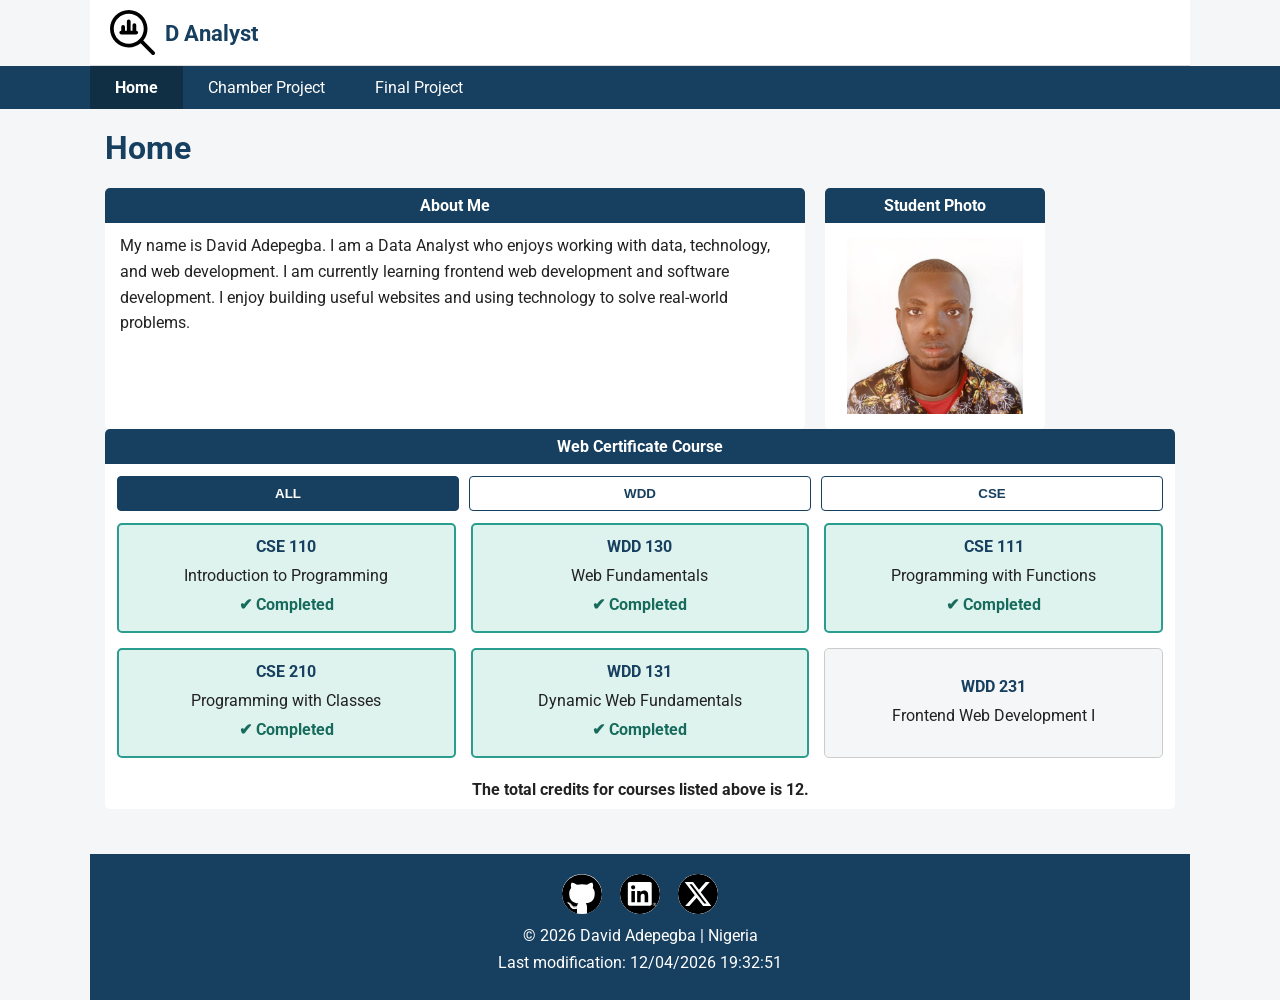
<file: index.html>
<!DOCTYPE html>
<html lang="en">

<head>
    <meta charset="UTF-8">

    <meta name="viewport" content="width=device-width, initial-scale=1.0">

    <meta name="author" content="David Adepegba">

    <meta name="description"
        content="This assignment demonstrates your prerequisite knowledge by applying HTML, CSS, and JavaScript to the design and development of your course home page.">

    <meta name="og.title" content="Course Home Page">
    <meta name="og.description"
        content="This assignment demonstrates your prerequisite knowledge by applying HTML, CSS, and JavaScript to the design and development of your course home page.">
    <meta name="og.url" content="https://adepegba1.github.io/wdd231/index.html">

    <title>David Adepegaba | Course Home page</title>

    <link rel="preconnect" href="https://fonts.googleapis.com">
    <link rel="preconnect" href="https://fonts.gstatic.com" crossorigin>
    <link href="https://fonts.googleapis.com/css2?family=Roboto:ital,wght@0,100..900;1,100..900&display=swap"
        rel="stylesheet">

    <link rel="stylesheet" href="styles/base.css">
    <link rel="stylesheet" href="styles/larger.css">
    <link rel="icon" href="images/favicon.ico">

    <script src="scripts/navigation.js" defer></script>
</head>

<body>
    <header>

        <img src="images/logo.svg" alt="Company Logo">
        <span>D Analyst</span>
        <button id="ham-btn" class="hamburger" aria-label="hamburger"></button>


    </header>

    <nav id="nav-bar" class="navigation">
        <ul>
            <li class="current"><a href="#">Home</a></li>
            <li><a href="#">Chamber Project</a></li>
            <li><a href="#">Final Project</a></li>
        </ul>
    </nav>

    <main>
        <h1>Home</h1>
        <div class="top">
            <section class="about">
                <h2>About Me</h2>
                <p>My name is David Adepegba. I am a Data Analyst who enjoys
                    working with data, technology, and web development.
                    I am currently learning frontend web development and
                    software development. I enjoy building useful websites
                    and using technology to solve real-world problems.</p>

            </section>

            <section class="photo">
                <h2>Student Photo</h2>
                <img src="images/passport_1.jpeg" alt="Photo of David Adepegba">
            </section>
        </div>

        <section class="certificate">
            <h2>Web Certificate Course</h2>
            <div class="course-btn">
                <button id="all-btn" class="active" type="button">ALL</button>

                <button id="wdd-btn" type="button">WDD</button>

                <button id="cse-btn" type="button">CSE</button>
            </div>
            <div id="course-container" class="course-container"></div>
            <p id="credit-total" class="credit-total"></p>
        </section>
    </main>
    <footer>
        <div class="social-links">
            <a href="https://github.com/adepegba1"><img src="images/github.svg" alt="Github Logo"></a>
            <a href="https://www.linkedin.com/in/adepegbadavid1/"><img src="images/linkedin.svg"
                    alt="LinkedIn Logo"></a>
            <a href="https://x.com/adepegbadavid1"><img src="images/twitter.svg" alt="Twitter Logo"></a>
        </div>
        <p> &copy; <span id="currentyear"></span> David Adepegba | Nigeria</p>

        <p>Last modification: <span id="lastModified"></span>
        </p>
    </footer>
</body>

</html>
</file>
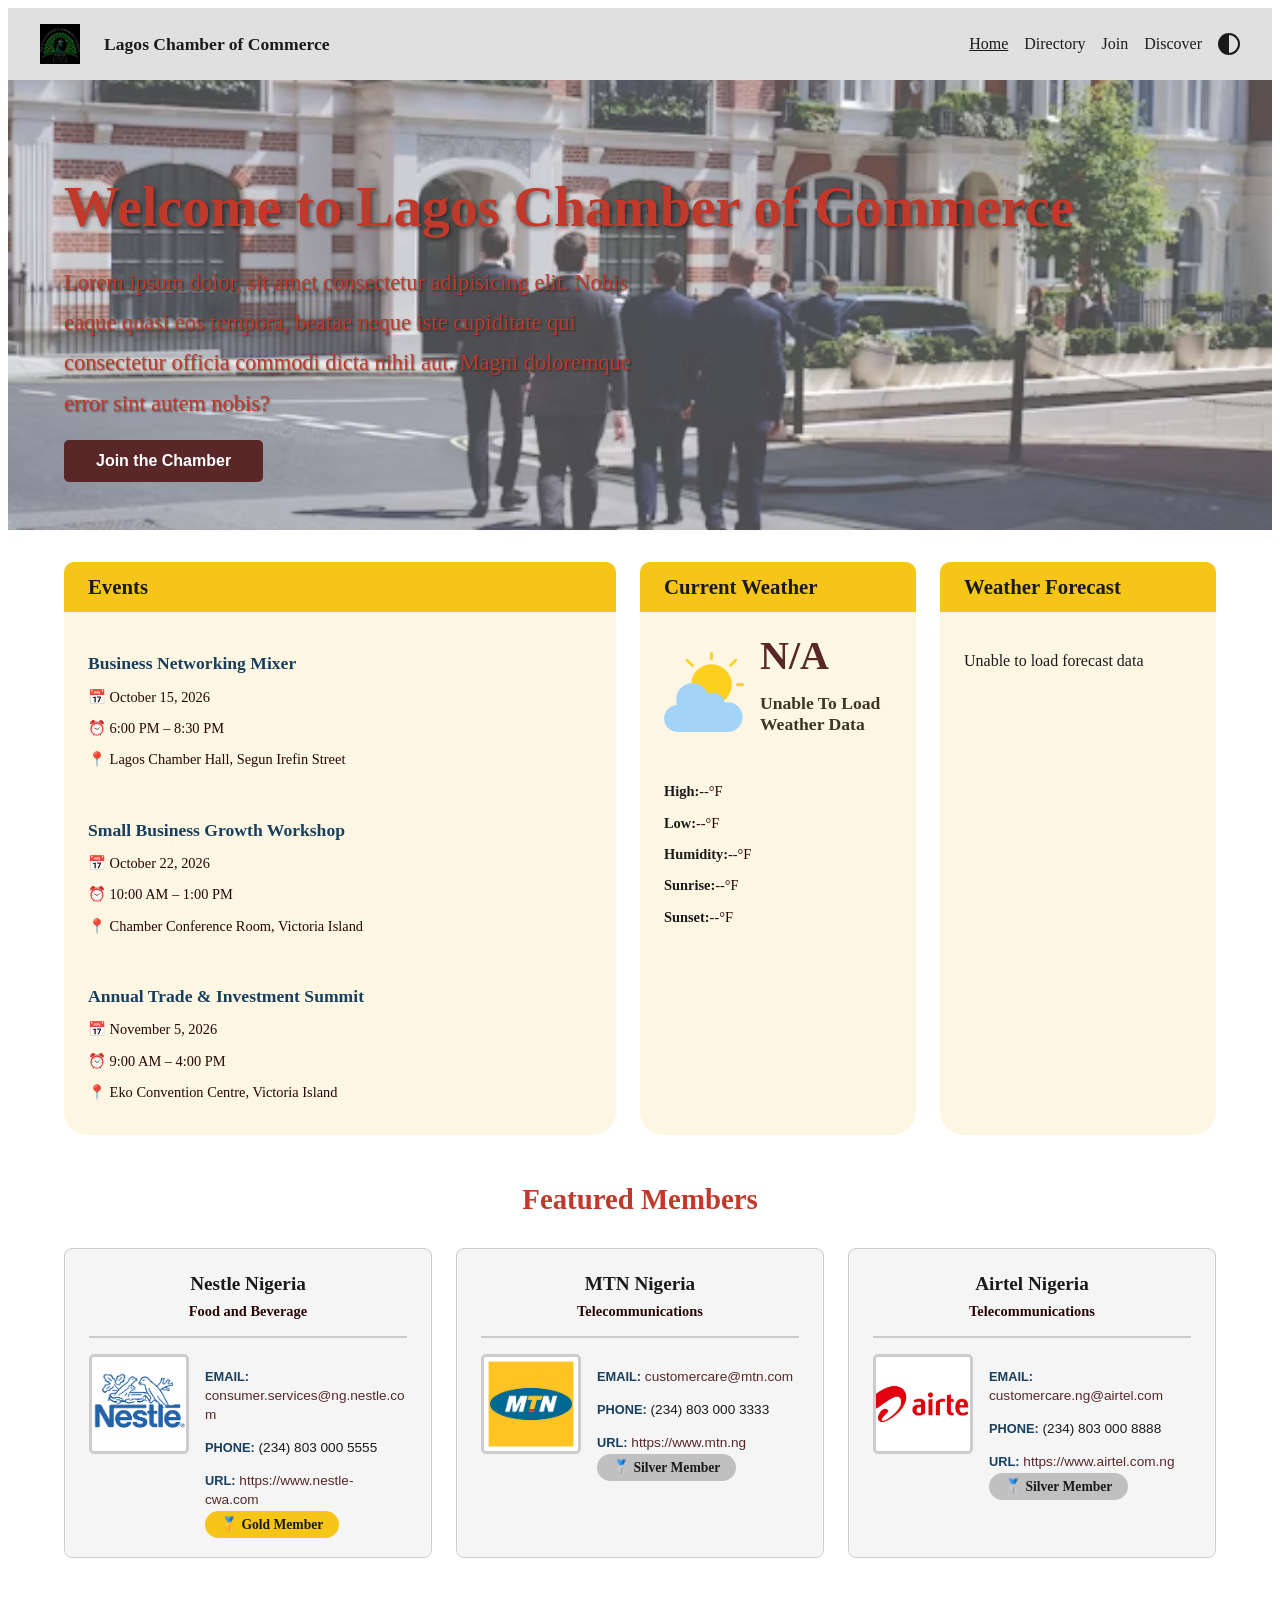
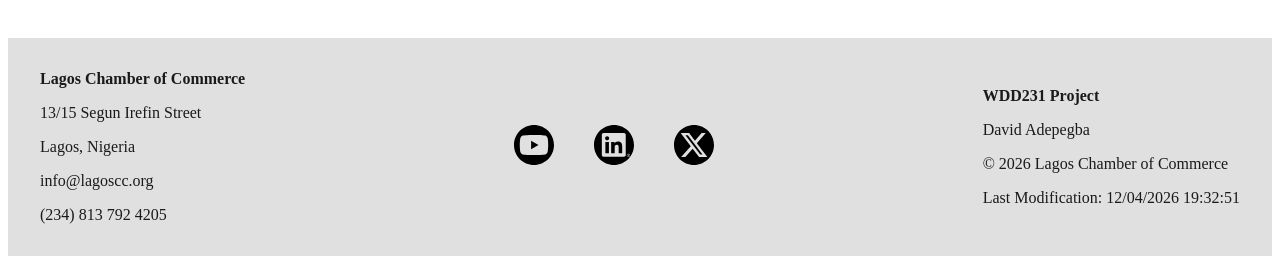
<file: chamber/index.html>
<!DOCTYPE html>
<html lang="en">

<head>
    <meta charset="UTF-8">
    <meta name="viewport" content="width=device-width, initial-scale=1.0">
    <meta name="author" content="David Adepegba">
    <meta name="description"
        content="Connect with the Lagos Chamber of Commerce. Explore upcoming events, current weather, and featured member businesses in Lagos, Nigeria.">

    <!-- favicon -->
    <link rel="shortcut icon" href="images/favicon.ico" type="image/x-icon">

    <!-- Facebook meta -->

    <meta property="og:title" content="Home - Lagos Chamber of Commerce">
    <meta property="og:description"
        content="Connect with the Lagos Chamber of Commerce. Explore upcoming events, current weather, and featured member businesses in Lagos, Nigeria.">
    <meta property="og:image" content="https://adepegba1.github.io/wdd231/chamber/images/chamber.jpg">
    <meta property="og:url" content="https://adepegba1.github.io/wdd231/chamber/index.html">
    <title>Home - Lagos Chamber of Commerce</title>

    <!-- Stylesheet -->
    <link rel="stylesheet" href="styles/base.css">
    <link rel="stylesheet" href="styles/larger.css">

    <!-- Google font -->
    <link rel="preconnect" href="https://fonts.googleapis.com">
    <link rel="preconnect" href="https://fonts.gstatic.com" crossorigin>
    <link
        href="https://fonts.googleapis.com/css2?family=Roboto:ital,wght@0,100..900;1,100..900&family=Valley+Sans:ital,wght@0,100..900;1,100..900&display=swap"
        rel="stylesheet">

    <!-- JavaScript -->
    <script src="scripts/main.js" defer></script>
</head>

<body>
    <header>
        <!-- Logo and Company Name -->
        <div class="logo">
            <img src="images/chamber.jpg" alt="Company Logo">
            <span>Lagos Chamber of Commerce</span>
            <button id="ham-btn" class="hamburger" aria-label="hamburger"></button>
        </div>

        <!-- Navigation  Icon-->
        <div class="nav">
            <nav id="nav-bar" class="navigation">
                <ul>
                    <li class="current"><a href="index.html">Home</a></li>
                    <li><a href="directory.html">Directory</a></li>
                    <li><a href="join.html">Join</a></li>
                    <li><a href="discover.html">Discover</a></li>
                    <li><button class="theme-toggle" aria-label="Toggle dark mode"></button></li>
                </ul>
            </nav>

        </div>
    </header>

    <!-- Main content -->
    <main>
        <!-- HERO SECTION  -->
        <section class="hero-section">
            <img src="images/hero-image.avif" alt="hero-image" class="hero-image">
            <div class="hero-overlay">
                <div class="hero-content">
                    <h1>Welcome to Lagos Chamber of Commerce</h1>
                    <p>Lorem ipsum dolor, sit amet consectetur adipisicing elit. Nobis eaque quasi eos tempora, beatae
                        neque iste cupiditate qui consectetur officia commodi dicta nihil aut. Magni doloremque error
                        sint autem nobis?</p>
                    <a href="join.html" class="cta-button">Join the Chamber</a>
                </div>
            </div>
        </section>
        <!-- EVENT SECTION  -->
        <div class="home-container">
            <div class="info-grid">
                <section class="info-card events-card">
                    <h2>Events</h2>
                    <div class="events-list">
                        <div class="event-item">
                            <h3>Business Networking Mixer</h3>
                            <p class="event-date">📅 October 15, 2026</p>
                            <p class="event-time">⏰ 6:00 PM – 8:30 PM</p>
                            <p class="event-location">📍 Lagos Chamber Hall, Segun Irefin Street</p>
                        </div>

                        <div class="event-item">
                            <h3>Small Business Growth Workshop</h3>
                            <p class="event-date">📅 October 22, 2026</p>
                            <p class="event-time">⏰ 10:00 AM – 1:00 PM</p>
                            <p class="event-location">📍 Chamber Conference Room, Victoria Island</p>
                        </div>

                        <div class="event-item">
                            <h3>Annual Trade & Investment Summit</h3>
                            <p class="event-date">📅 November 5, 2026</p>
                            <p class="event-time">⏰ 9:00 AM – 4:00 PM</p>
                            <p class="event-location">📍 Eko Convention Centre, Victoria Island</p>
                        </div>
                    </div>
                </section>

                <!-- WEATHER SECTION  -->
                <section class="info-card wearher-current-card">
                    <h2>Current Weather</h2>
                    <div class="current-weather-content">
                        <div class="weather-main-display">
                            <div class="weather-icon-wrapper">
                                <img id="weatherIcon" src="images/weather-icon.png" alt="weather icon"
                                    class="weather-icon-large">
                            </div>
                            <div class="weather-info">
                                <div class="temperature-large" id="currentTemp">--°F</div>
                                <p class="weather-description-main" id="weatherDescription">Loading...</p>
                            </div>
                        </div>
                        <div class="weather-details-list">
                            <p><strong>High:</strong><span id="highTemp">--°F</span></p>

                            <p><strong>Low:</strong><span id="lowTemp">--°F</span></p>
                            <p><strong>Humidity:</strong><span id="humidity">--°F</span></p>
                            <p><strong>Sunrise:</strong><span id="sunrise">--°F</span></p>
                            <p><strong>Sunset:</strong><span id="sunset">--°F</span></p>
                        </div>
                    </div>
                </section>

                <!-- WEATHER FORECAST SECTION  -->
                <section class="info-card weather-forecast-card">
                    <h2>Weather Forecast</h2>
                    <div class="forecast-list" id="forecastList"></div>
                </section>
            </div>
            <!-- MEMBER SPOTLIGHT SECTION  -->
            <section class="spotlights-section">
                <h2 class="spotlights-title">Featured Members</h2>
                <div class="spotlights-grid" id="spotlightsGrid"></div>
            </section>

        </div>

    </main>

    <!-- footer -->
    <footer>
        <div class="company">
            <p><strong>Lagos Chamber of Commerce</strong></p>
            <p>13/15 Segun Irefin Street</p>
            <p>Lagos, Nigeria</p>
            <p>info@lagoscc.org</p>
            <p>(234) 813 792 4205</p>
        </div>
        <div class="social-media">
            <a href="https://youtube.com"><img src="images/youtube.svg" alt="Youtube Logo"></a>
            <a href="https://www.linkedin.com/in/adepegbadavid1/"><img src="images/linkedin.svg"
                    alt="LinkedIn Logo"></a>
            <a href="https://x.com/adepegbadavid1"><img src="images/twitter.svg" alt="Twitter Logo"></a>
        </div>
        <div class="student">
            <p><strong>WDD231 Project</strong></p>
            <p>David Adepegba</p>
            <p>&copy; <span id="currentyear"></span> Lagos Chamber of Commerce</p>
            <p>Last Modification: <span id="lastModified"></span></p>
        </div>
    </footer>
</body>

</html>
</file>
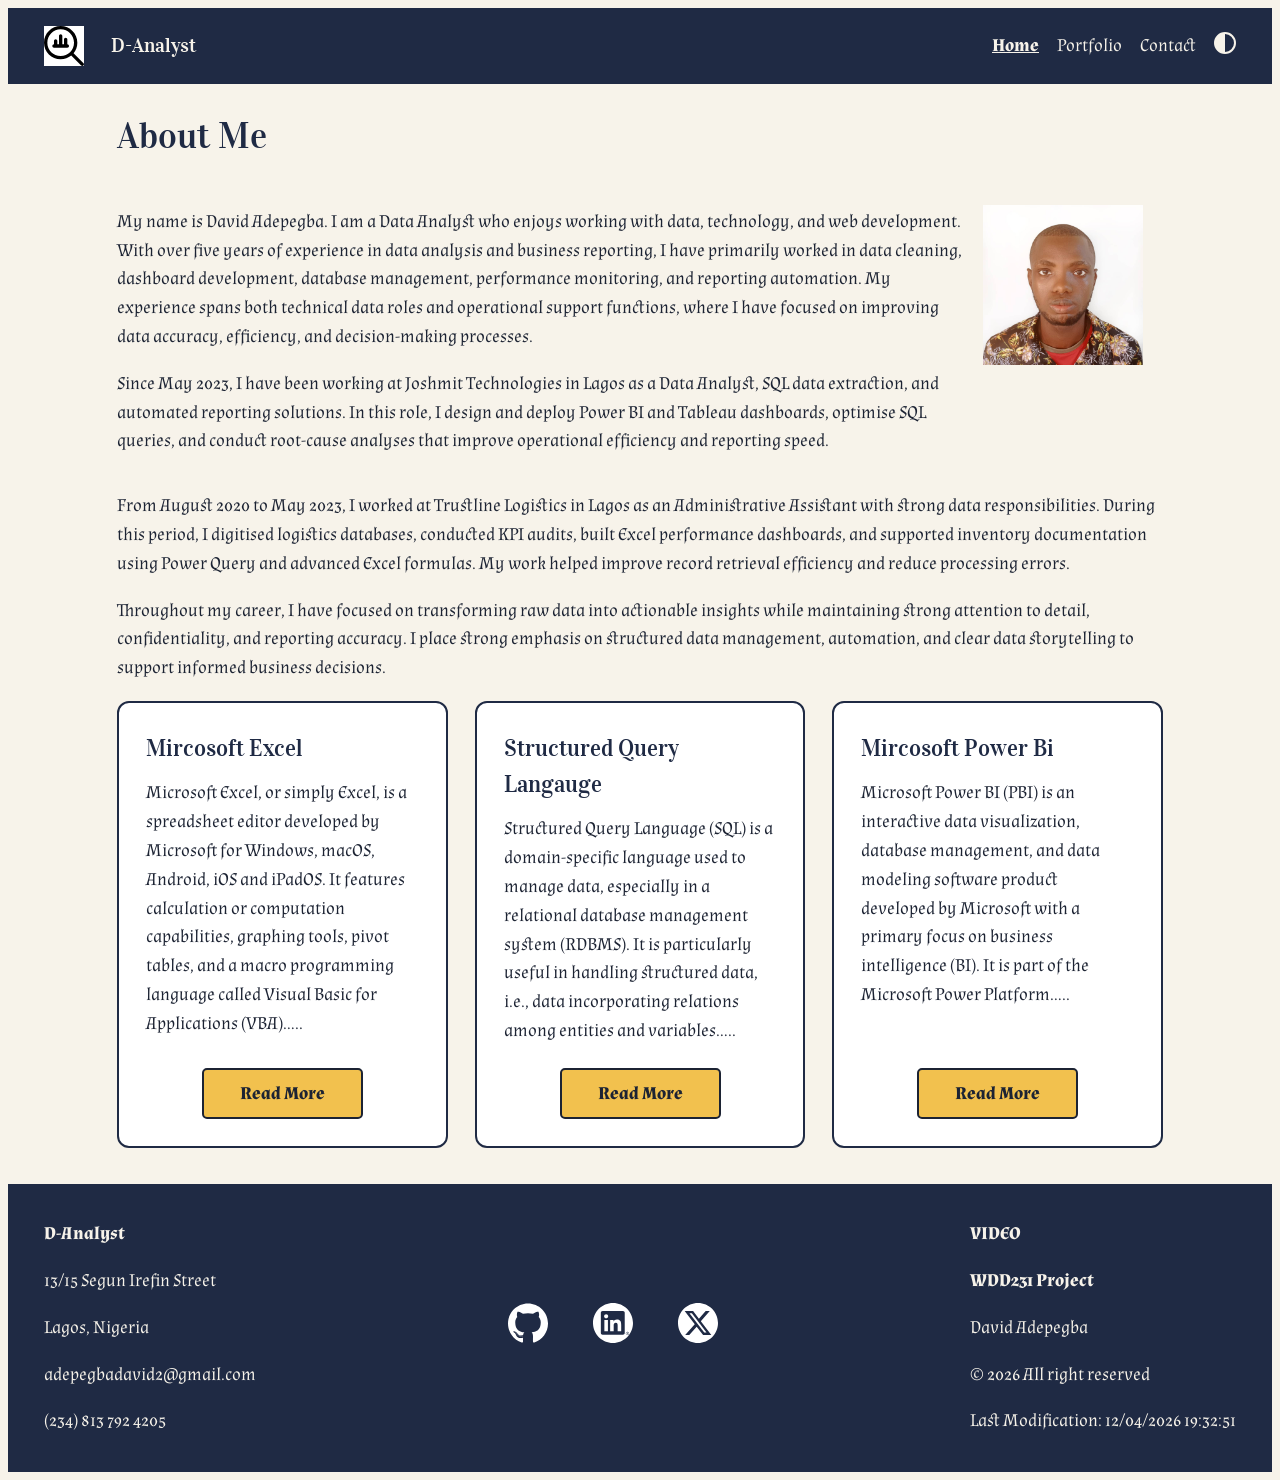
<file: finalproject/index.html>
<!DOCTYPE html>
<html lang="en">

<head>
    <meta charset="UTF-8">
    <meta name="viewport" content="width=device-width, initial-scale=1.0">
    <meta name="author" content="David Adepegba">
    <meta name="description"
        content="David Adepegba is a Lagos-based data analyst with 5+ years of experience in data cleaning, SQL, Excel, and Power BI and Tableau dashboards.">

    <!-- FACEBOOK META  -->
    <meta property="og:type" content="website">
    <meta property="og:title" content="D-Analyst | David Adepegba, Data Analyst in Lagos">
    <meta property="og:description"
        content="Meet David Adepegba, a data analyst who turns raw data into clear insights with SQL, Excel, Power BI, and Tableau.">
    <meta property="og:url" content="https://adepegba1.github.io/wdd231/finalproject/index.html">
    <meta property="og:image" content="https://adepegba1.github.io/wdd231/finalproject/images/hero-image.jpg">


    <title>Home - D Analyst</title>

    <!-- STYLESHEET  -->
    <link rel="stylesheet" href="styles/base.css">
    <link rel="stylesheet" href="styles/large.css">

    <!-- ICON IMAGE -->
    <link rel="shortcut icon" href="images/logo.svg" type="image/x-icon">

    <!-- SCRIPT  -->
    <script src="scripts/main.js" defer></script>

    <!-- GOOGLE FONT  -->
    <link rel="preconnect" href="https://fonts.googleapis.com">
    <link rel="preconnect" href="https://fonts.gstatic.com" crossorigin>
    <link
        href="https://fonts.googleapis.com/css2?family=Almendra:ital,wght@0,400;0,700;1,400;1,700&family=Vidaloka&display=swap"
        rel="stylesheet">

</head>

<body>
    <header>
        <div class="logo">
            <img src="images/logo.svg" alt="Company Logo">
            <span>D-Analyst</span>
            <button id="ham-btn" class="hamburger" aria-label="hamburger"></button>
        </div>

        <div class="nav">
            <nav id="nav-bar" class="navigation">
                <ul>
                    <li class="current"><a href="index.html">Home</a></li>
                    <li><a href="portfolio.html">Portfolio</a></li>
                    <li><a href="contact.html">Contact</a></li>
                    <li><button class="theme-toggle" aria-label="Toggle dark mode"></button></li>
                </ul>
            </nav>
        </div>
    </header>
    <main>
        <h1>About Me</h1>
        <div class="top">
            <img class="mobile-photo photo" src="images/passport_1.jpeg" alt="Photo of David Adepegba">
            <div class="about">
                <p>My name is David Adepegba. I am a Data Analyst who enjoys
                    working with data, technology, and web development.
                    With over five years of experience in data analysis and business reporting, I have primarily worked
                    in data cleaning,
                    dashboard development, database management, performance monitoring, and reporting automation. My
                    experience spans both
                    technical data roles and operational support functions, where I have focused on improving data
                    accuracy, efficiency, and
                    decision-making processes.</p>
                <p>Since May 2023, I have been working at Joshmit Technologies in Lagos as a Data Analyst, SQL data
                    extraction, and
                    automated reporting solutions. In this role, I design and deploy Power BI and Tableau dashboards,
                    optimise SQL queries,
                    and conduct root-cause analyses that improve operational efficiency and reporting speed.</p>
            </div>
            <img class="desktop-photo photo" src="images/passport_1.jpeg" alt="Photo of David Adepegba">
        </div>
        <div>
            <p>From August 2020 to May 2023, I worked at Trustline Logistics in Lagos as an Administrative Assistant
                with strong data
                responsibilities. During this period, I digitised logistics databases, conducted KPI audits, built
                Excel performance
                dashboards, and supported inventory documentation using Power Query and advanced Excel formulas. My
                work helped improve
                record retrieval efficiency and reduce processing errors.</p>
            <p>Throughout my career, I have focused on transforming raw data into actionable insights while
                maintaining strong
                attention to detail, confidentiality, and reporting accuracy. I place strong emphasis on structured
                data management,
                automation, and clear data storytelling to support informed business decisions.</p>
        </div>
        <div class="skills">
            <div>
                <h2>Mircosoft Excel</h2>
                <p>Microsoft Excel, or simply Excel, is a spreadsheet editor developed by Microsoft for Windows, macOS,
                    Android, iOS and
                    iPadOS. It features calculation or computation capabilities, graphing tools, pivot tables, and a
                    macro programming
                    language called Visual Basic for Applications (VBA).....</p>
                <a href="https://en.wikipedia.org/wiki/Microsoft_Excel" target="_blank">Read
                    More</a>
            </div>
            <div>
                <h2>Structured Query Langauge</h2>
                <p>Structured Query Language (SQL) is a
                    domain-specific language used to manage data, especially in a relational database management system
                    (RDBMS). It is
                    particularly useful in handling structured data, i.e., data incorporating relations among entities
                    and variables.....</p>
                <a href="https://en.wikipedia.org/wiki/SQL" target="_blank">Read
                    More</a>
            </div>
            <div>
                <h2>Mircosoft Power Bi</h2>
                <p>Microsoft Power BI (PBI) is an interactive data visualization, database management, and data modeling
                    software product
                    developed by Microsoft with a primary focus on business intelligence (BI). It is part of the
                    Microsoft Power
                    Platform.....</p>
                <a href="https://en.wikipedia.org/wiki/Microsoft_Power_BI" target="_blank">Read
                    More</a>
            </div>
        </div>

    </main>
    <footer>
        <!-- COMPANY INFORMATION  -->
        <div class="company">
            <p><strong>D-Analyst</strong></p>
            <p>13/15 Segun Irefin Street</p>
            <p>Lagos, Nigeria</p>
            <p>adepegbadavid2@gmail.com</p>
            <p>(234) 813 792 4205</p>
        </div>
        <!-- SOCIAL MEDIA  -->
        <div class="social-media">
            <a href="https://github.com/adepegba1"><img src="images/github.svg" alt="GitHub Logo"></a>
            <a href="https://www.linkedin.com/in/adepegbadavid1/"><img src="images/linkedin.svg"
                    alt="LinkedIn Logo"></a>
            <a href="https://x.com/adepegbadavid1"><img src="images/twitter.svg" alt="Twitter Logo"></a>
        </div>

        <div class="student">
            <p><strong><a href="https://www.loom.com/share/0d90f958ffab427285b3b95a14894af9">Video</a></strong></p>
            <p><strong>WDD231 Project</strong></p>
            <p>David Adepegba</p>
            <p>&copy; <span id="currentyear"></span> All right reserved</p>
            <p>Last Modification: <span id="lastModified"></span></p>
        </div>
    </footer>

</body>

</html>
</file>
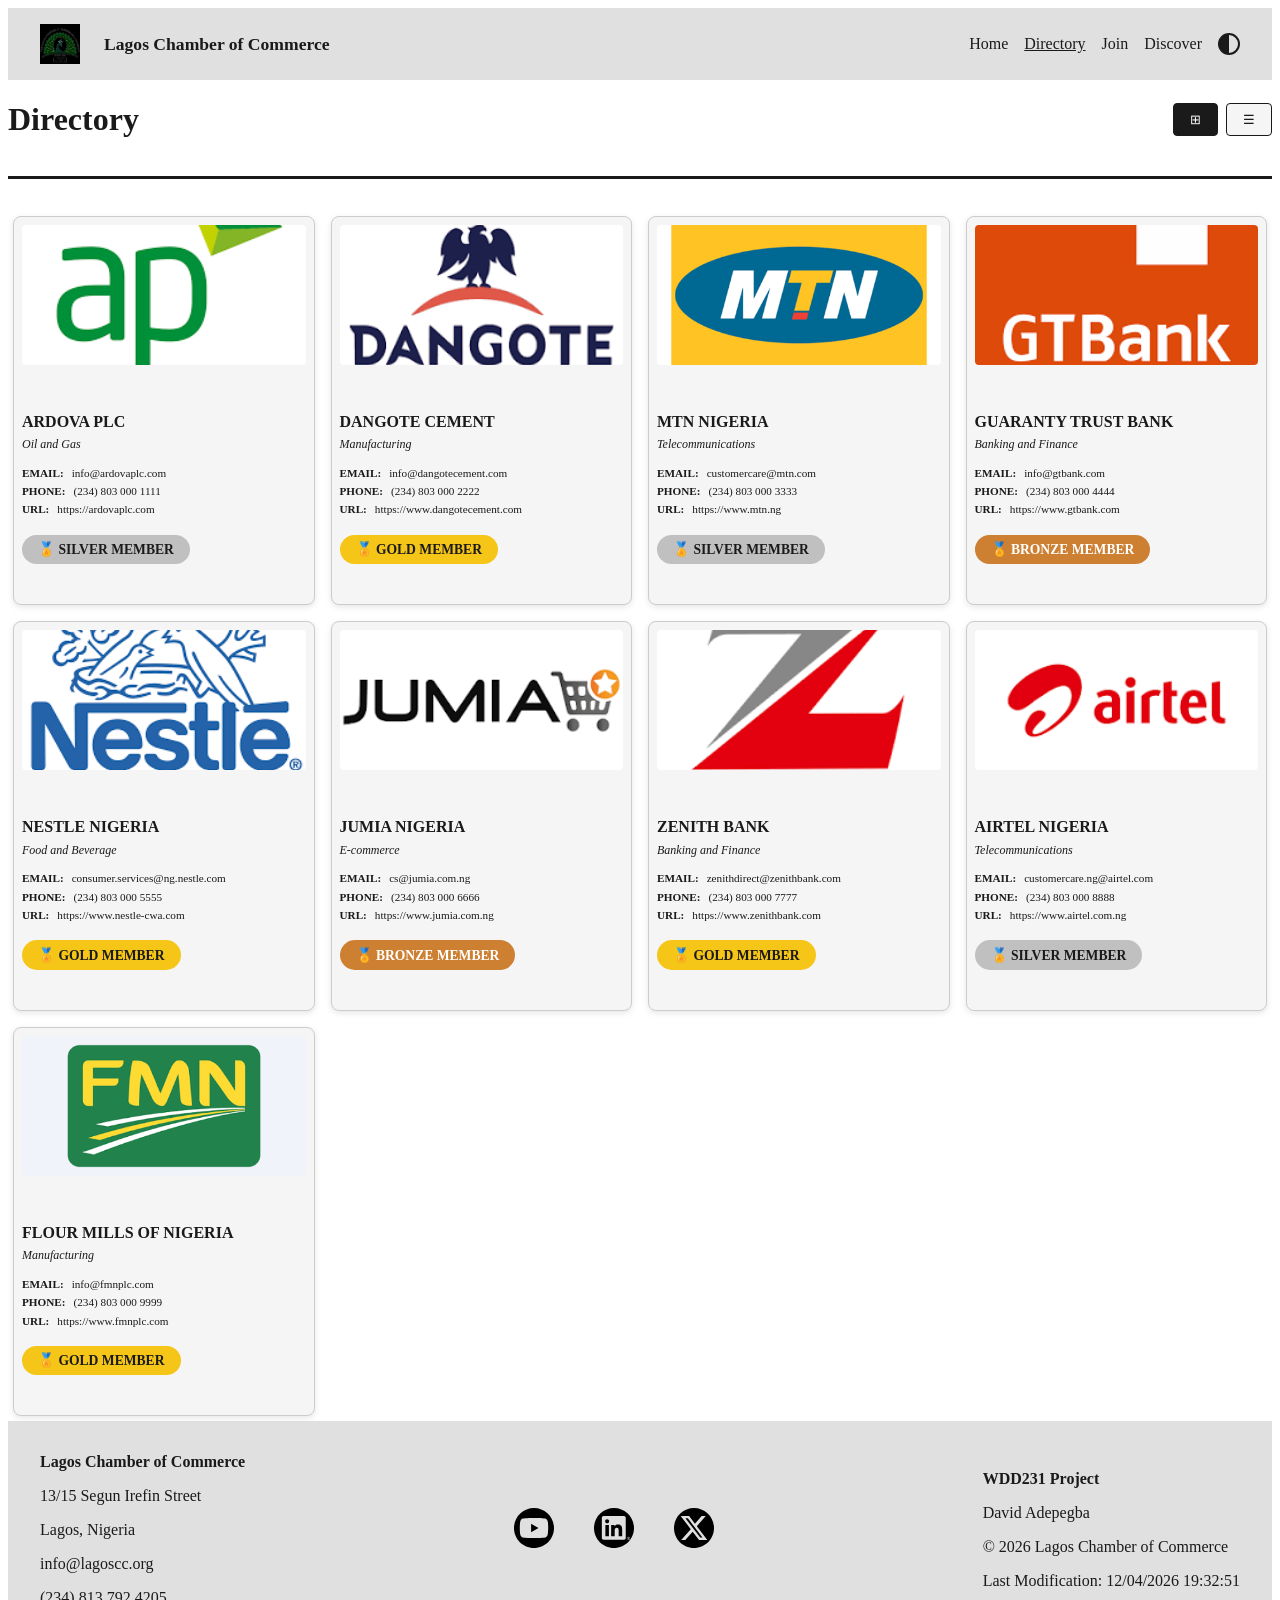
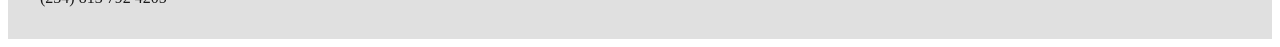
<file: chamber/directory.html>
<!DOCTYPE html>
<html lang="en">

<head>
    <meta charset="UTF-8">
    <meta name="viewport" content="width=device-width, initial-scale=1.0">
    <meta name="author" content="David Adepegba">
    <meta name="description"
        content="Browse the Lagos Chamber of Commerce business directory — find contact details, addresses, and websites for member companies across Lagos, Nigeria.">

    <!-- favicon -->
    <link rel="shortcut icon" href="images/favicon.ico" type="image/x-icon">

    <!-- Facebook meta -->
    <meta property="og:title" content="Directory - Lagos Chamber of Commerce">
    <meta property="og:description"
        content="Explore member businesses of the Lagos Chamber of Commerce. Search by grid or list view to find company contact info, addresses, and websites.">
    <meta property="og:image" content="https://adepegba1.github.io/wdd231/chamber/images/chamber.jpg">
    <meta property="og:url" content="https://adepegba1.github.io/wdd231/chamber/directory.html">
    <title>Directory - Lagos Chamber of Commerce</title>

    <!-- Stylesheet -->
    <link rel="stylesheet" href="styles/base.css">
    <link rel="stylesheet" href="styles/larger.css">

    <!-- Google font -->
    <link rel="preconnect" href="https://fonts.googleapis.com">
    <link rel="preconnect" href="https://fonts.gstatic.com" crossorigin>
    <link
        href="https://fonts.googleapis.com/css2?family=Roboto:ital,wght@0,100..900;1,100..900&family=Valley+Sans:ital,wght@0,100..900;1,100..900&display=swap"
        rel="stylesheet">

    <!-- JavaScript -->
    <script src="scripts/main.js" defer></script>
</head>

<body>
    <header>
        <!-- Logo and Company Name -->
        <div class="logo">
            <img src="images/chamber.jpg" alt="Company Logo">
            <span>Lagos Chamber of Commerce</span>
            <button id="ham-btn" class="hamburger" aria-label="hamburger"></button>
        </div>

        <!-- Navigation  Icon-->
        <div class="nav">
            <nav id="nav-bar" class="navigation">
                <ul>
                    <li><a href="index.html">Home</a></li>
                    <li class="current"><a href="directory.html">Directory</a></li>
                    <li><a href="join.html">Join</a></li>
                    <li><a href="discover.html">Discover</a></li>
                    <li><button class="theme-toggle" aria-label="Toggle dark mode"></button></li>
                </ul>
            </nav>

        </div>
    </header>

    <!-- Main content -->
    <main>
        <div class="heading">
            <h1>Directory</h1>
            <div class="display-toggle">
                <button id="gridBtn" class="active" aria-label="Grid view">⊞</button>
                <button id="listBtn" aria-label="List view">☰</button>
            </div>
        </div>
        <div id="directory" class="grid"></div>
    </main>

    <!-- footer -->
    <footer>
        <div class="company">
            <p><strong>Lagos Chamber of Commerce</strong></p>
            <p>13/15 Segun Irefin Street</p>
            <p>Lagos, Nigeria</p>
            <p>info@lagoscc.org</p>
            <p>(234) 813 792 4205</p>
        </div>
        <div class="social-media">
            <a href="https://youtube.com"><img src="images/youtube.svg" alt="Youtube Logo"></a>
            <a href="https://www.linkedin.com/in/adepegbadavid1/"><img src="images/linkedin.svg"
                    alt="LinkedIn Logo"></a>
            <a href="https://x.com/adepegbadavid1"><img src="images/twitter.svg" alt="Twitter Logo"></a>
        </div>
        <div class="student">
            <p><strong>WDD231 Project</strong></p>
            <p>David Adepegba</p>
            <p>&copy; <span id="currentyear"></span> Lagos Chamber of Commerce</p>
            <p>Last Modification: <span id="lastModified"></span></p>
        </div>
    </footer>
</body>

</html>
</file>
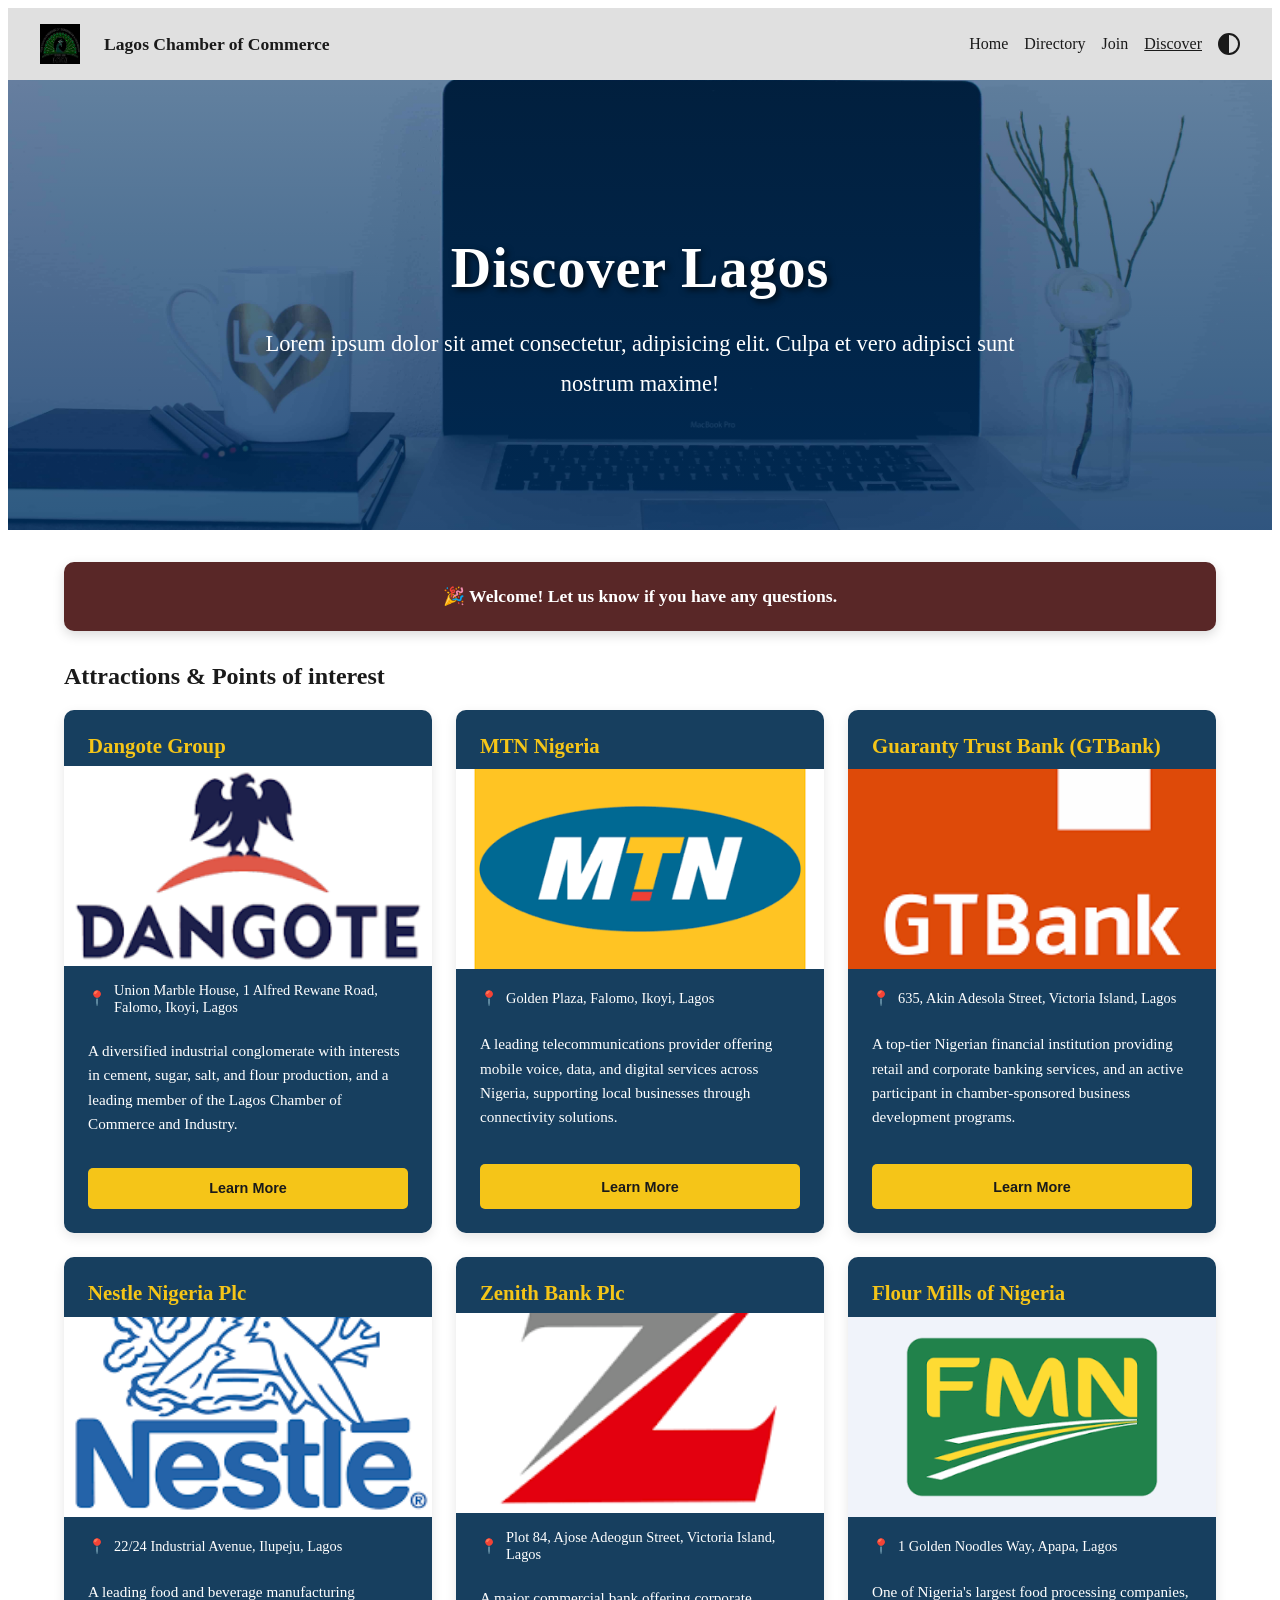
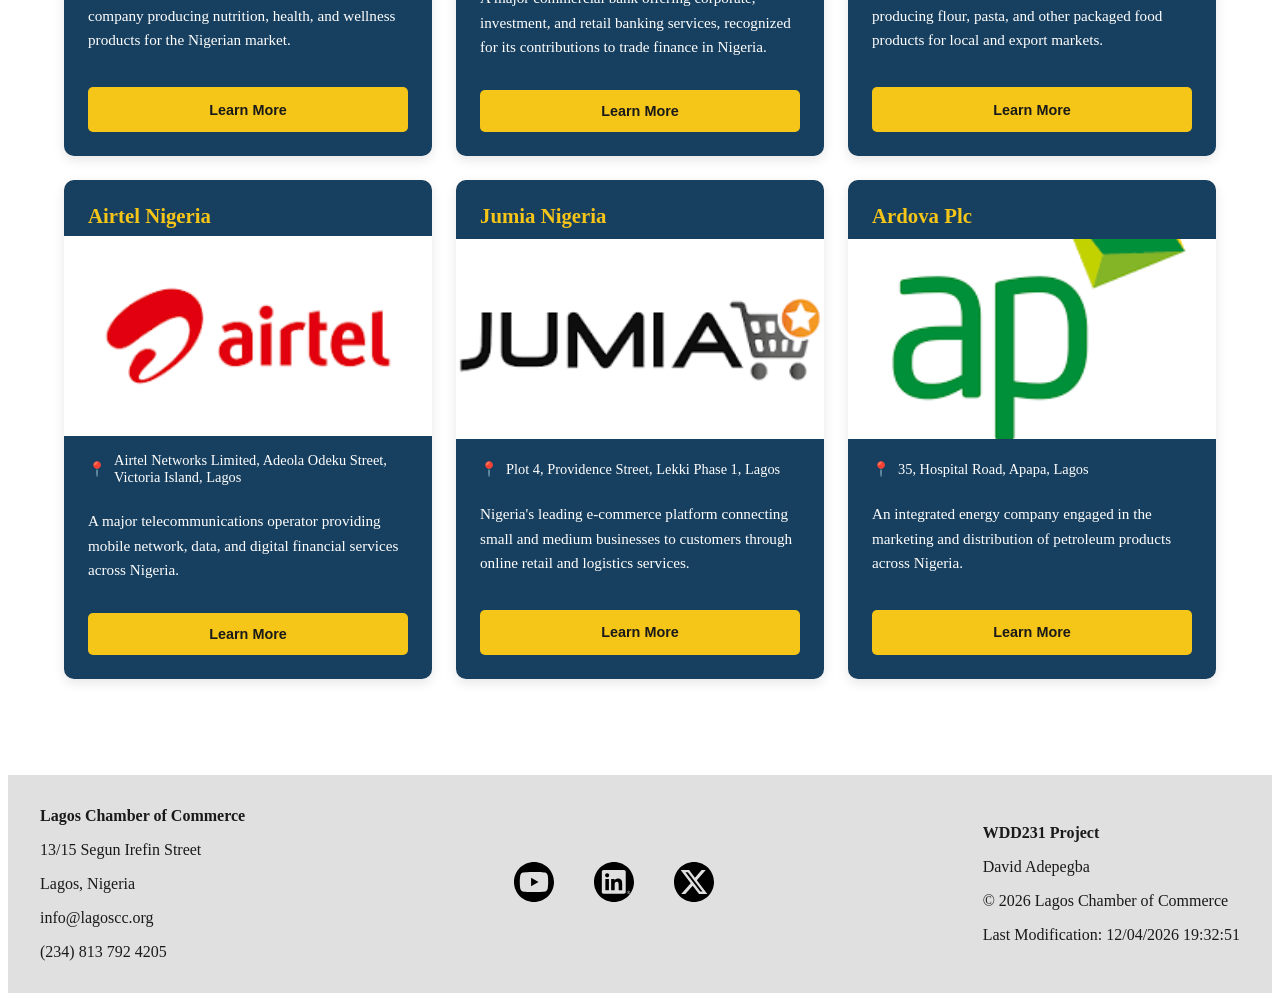
<file: chamber/discover.html>
<!DOCTYPE html>
<html lang="en">

<head>
    <meta charset="UTF-8">
    <meta name="viewport" content="width=device-width, initial-scale=1.0">
    <meta name="author" content="David Adepegba">
    <meta name="description"
        content="Discover top attractions and points of interest in Lagos, Nigeria, curated by the Lagos Chamber of Commerce for members and visitors exploring the city.">

    <!-- favicon -->
    <link rel="shortcut icon" href="images/favicon.ico" type="image/x-icon">

    <!-- Facebook meta -->
    <meta property="og:title" content="Discover - Lagos Chamber of Commerce">
    <meta property="og:description"
        content="Explore Lagos through the Chamber's curated guide to local attractions and points of interest — perfect for visitors, members, and businesses alike.">
    <meta property="og:image" content="https://adepegba1.github.io/wdd231/chamber/images/chamber.jpg">
    <meta property="og:url" content="https://adepegba1.github.io/wdd231/chamber/discover.html">
    <title>Discover - Lagos Chamber of Commerce</title>

    <!-- Stylesheet -->
    <link rel="stylesheet" href="styles/base.css">
    <link rel="stylesheet" href="styles/larger.css">

    <!-- Google font -->
    <link rel="preconnect" href="https://fonts.googleapis.com">
    <link rel="preconnect" href="https://fonts.gstatic.com" crossorigin>
    <link
        href="https://fonts.googleapis.com/css2?family=Roboto:ital,wght@0,100..900;1,100..900&family=Valley+Sans:ital,wght@0,100..900;1,100..900&display=swap"
        rel="stylesheet">

    <!-- JavaScript -->
    <script src="scripts/main.js" defer></script>
</head>

<body>
    <header>
        <!-- Logo and Company Name -->
        <div class="logo">
            <img src="images/chamber.jpg" alt="Company Logo">
            <span>Lagos Chamber of Commerce</span>
            <button id="ham-btn" class="hamburger" aria-label="hamburger"></button>
        </div>

        <!-- Navigation  Icon-->
        <div class="nav">
            <nav id="nav-bar" class="navigation">
                <ul>
                    <li><a href="index.html">Home</a></li>
                    <li><a href="directory.html">Directory</a></li>
                    <li><a href="join.html">Join</a></li>
                    <li class="current"><a href="discover.html">Discover</a></li>
                    <li><button class="theme-toggle" aria-label="Toggle dark mode"></button></li>
                </ul>
            </nav>

        </div>
    </header>

    <!-- Main content -->
    <main>
        <section class="discover-hero">
            <img class="discover-hero-image" loading="eager" src="images/discover-hero.jpg" alt="Discover Hero">
            <div class="discover-hero-overlay">
                <div class="discover-hero-content">
                    <h1>Discover Lagos</h1>
                    <p>Lorem ipsum dolor sit amet consectetur, adipisicing elit. Culpa et vero adipisci sunt nostrum
                        maxime!</p>
                </div>
            </div>
        </section>

        <div class="home-container">
            <div id="visitMessage" class="visit-message-container">

            </div>

            <h2 class="page-title">Attractions & Points of interest</h2>

            <div id="attractionsGrid" class="attractions-grid">

            </div>
        </div>
    </main>

    <!-- footer -->
    <footer>
        <div class="company">
            <p><strong>Lagos Chamber of Commerce</strong></p>
            <p>13/15 Segun Irefin Street</p>
            <p>Lagos, Nigeria</p>
            <p>info@lagoscc.org</p>
            <p>(234) 813 792 4205</p>
        </div>
        <div class="social-media">
            <a href="https://youtube.com"><img src="images/youtube.svg" alt="Youtube Logo"></a>
            <a href="https://www.linkedin.com/in/adepegbadavid1/"><img src="images/linkedin.svg"
                    alt="LinkedIn Logo"></a>
            <a href="https://x.com/adepegbadavid1"><img src="images/twitter.svg" alt="Twitter Logo"></a>
        </div>
        <div class="student">
            <p><strong>WDD231 Project</strong></p>
            <p>David Adepegba</p>
            <p>&copy; <span id="currentyear"></span> Lagos Chamber of Commerce</p>
            <p>Last Modification: <span id="lastModified"></span></p>
        </div>
    </footer>
</body>

</html>
</file>
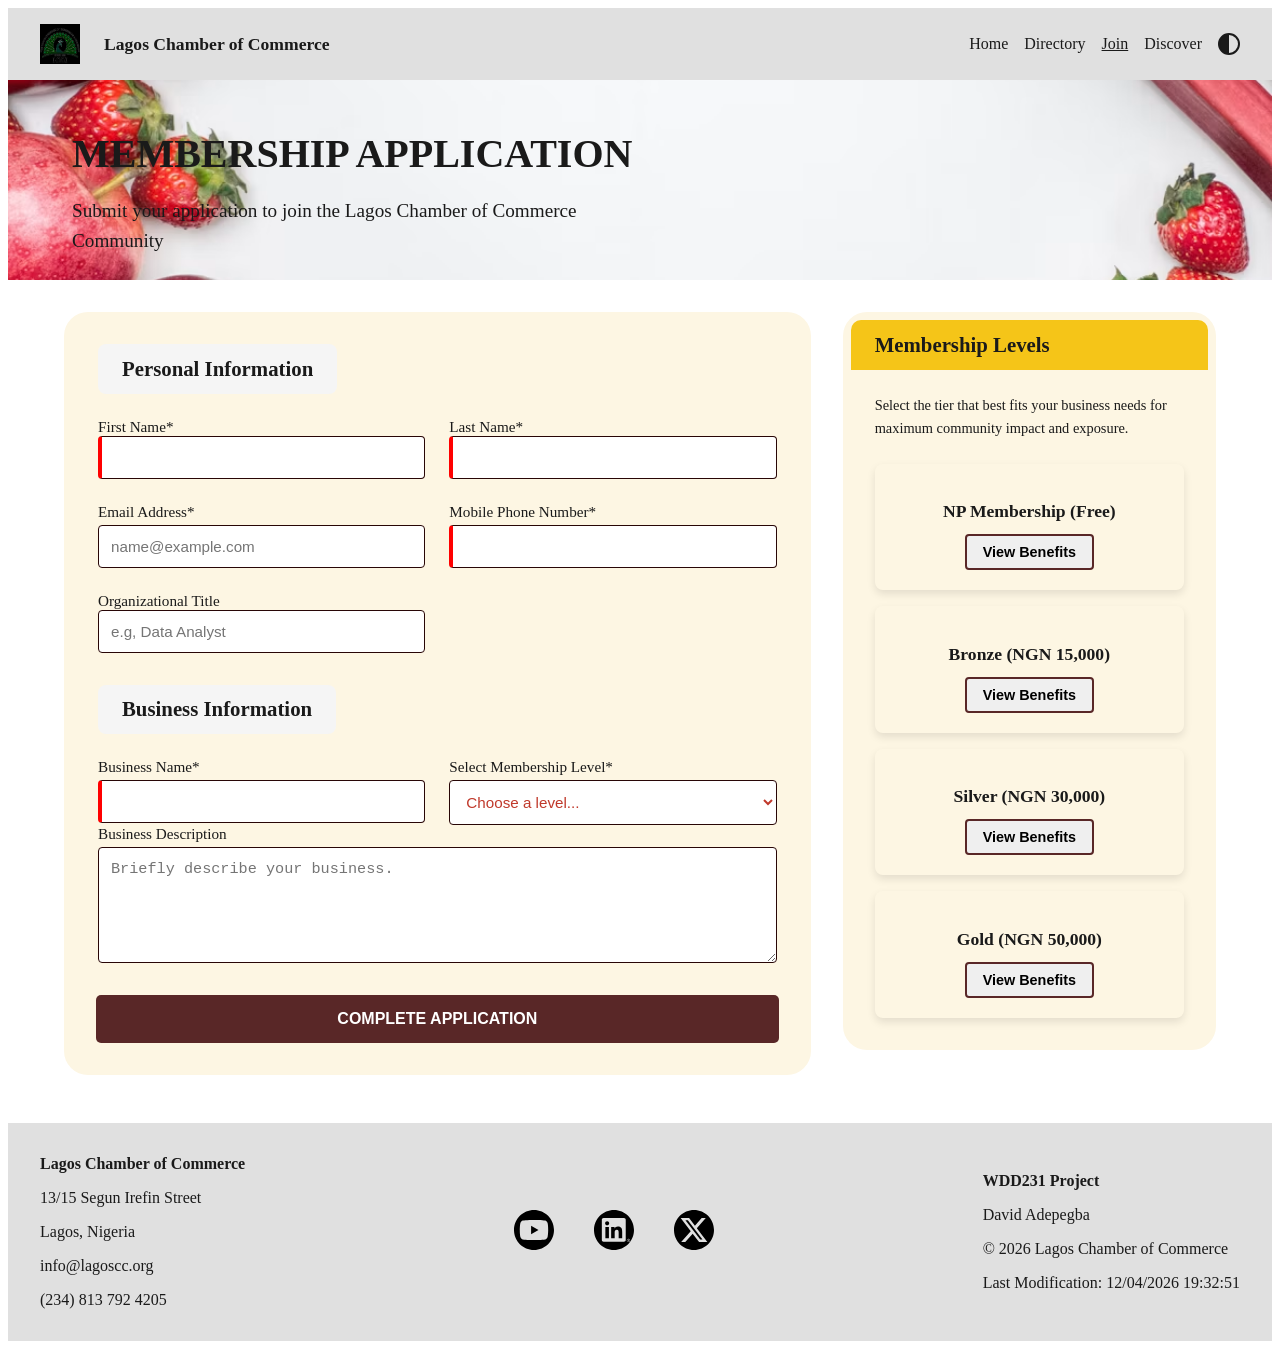
<file: chamber/join.html>
<!DOCTYPE html>
<html lang="en">

<head>
    <meta charset="UTF-8">
    <meta name="viewport" content="width=device-width, initial-scale=1.0">
    <meta name="author" content="David Adepegba">
    <meta name="description"
        content="Apply to join the Lagos Chamber of Commerce. Choose from NP, Bronze, Silver, or Gold membership levels and become part of our growing business community.">

    <!-- favicon -->
    <link rel="shortcut icon" href="images/favicon.ico" type="image/x-icon">

    <!-- Facebook meta -->
    <meta property="og:title" content="Join - Lagos Chamber of Commerce">
    <meta property="og:description"
        content="Apply to join the Lagos Chamber of Commerce. Choose from NP, Bronze, Silver, or Gold membership levels and become part of our growing business community.">
    <meta property="og:image" content="https://adepegba1.github.io/wdd231/chamber/images/chamber.jpg">
    <meta property="og:url" content="https://adepegba1.github.io/wdd231/chamber/join.html">
    <title>Join - Lagos Chamber of Commerce</title>

    <!-- Stylesheet -->
    <link rel="stylesheet" href="styles/base.css">
    <link rel="stylesheet" href="styles/larger.css">

    <!-- Google font -->
    <link rel="preconnect" href="https://fonts.googleapis.com">
    <link rel="preconnect" href="https://fonts.gstatic.com" crossorigin>
    <link
        href="https://fonts.googleapis.com/css2?family=Roboto:ital,wght@0,100..900;1,100..900&family=Valley+Sans:ital,wght@0,100..900;1,100..900&display=swap"
        rel="stylesheet">

    <!-- JavaScript -->
    <script src="scripts/main.js" defer></script>
</head>

<body>
    <header>
        <!-- Logo and Company Name -->
        <div class="logo">
            <img src="images/chamber.jpg" alt="Company Logo">
            <span>Lagos Chamber of Commerce</span>
            <button id="ham-btn" class="hamburger" aria-label="hamburger"></button>
        </div>

        <!-- Navigation  Icon-->
        <div class="nav">
            <nav id="nav-bar" class="navigation">
                <ul>
                    <li><a href="index.html">Home</a></li>
                    <li><a href="directory.html">Directory</a></li>
                    <li class="current"><a href="join.html">Join</a></li>
                    <li><a href="discover.html">Discover</a></li>
                    <li><button class="theme-toggle" aria-label="Toggle dark mode"></button></li>
                </ul>
            </nav>

        </div>
    </header>

    <!-- Main content -->
    <main>
        <div class="join-hero-container">
            <img src="images/join-hero-image.avif" alt="Join hero image" class="join-hero-image" loading="lazy">
            <div class="join-hero-overlay">
                <div class="join-hero-content">
                    <h1 class="page-title">MEMBERSHIP APPLICATION</h1>
                    <p>Submit your application to join the Lagos Chamber of Commerce Community</p>
                </div>
            </div>
        </div>
        <div class="home-container">
            <div class="join-page-layout">
                <section class="join-form-section info-card">
                    <form action="thankyou.html" method="get" class="membership-form">
                        <!-- PERSONAL INFORMATION  -->
                        <fieldset class="form-section">
                            <legend class="section-heading">Personal Information</legend>
                            <div class="fieldset-grid">

                                <!-- FIRST NAME  -->
                                <label for="fname" class="label-text"><span class="label-text">First Name*</span>
                                    <input type="text" name="fname" id="fname" autocomplete="given-name" required
                                        title="Applicant's First Name">
                                </label>

                                <!-- LAST NAME  -->
                                <label for="lname" class="label-text"><span class="label-text">Last Name*</span>
                                    <input type="text" name="lname" id="lname" autocomplete="family-name" required
                                        title="Applicant's last name">
                                </label>

                                <!-- EMAIL ADDRESS  -->
                                <label for="email" class="form-label">
                                    <span class="label-text">Email Address*</span>
                                    <input type="email" id="email" name="email" required title="Email Address"
                                        autocomplete="email" placeholder="name@example.com">
                                </label>

                                <!-- PHONE NUMBER  -->
                                <label for="phone" class="form-label">
                                    <span class="label-text">Mobile Phone Number*</span>
                                    <input type="tel" id="phone" name="phone" required title="Mobile Number"
                                        autocomplete="tel">
                                </label>

                                <!-- ORGANIZATIONAL TITLE  -->
                                <label for="orgtitle" class="label-text full-width">
                                    <span class="label-text">Organizational Title</span>
                                    <input type="text" id="orgtitle" name="orgtitle" title="Organizational Title"
                                        autocomplete="organization-title" required placeholder="e.g, Data Analyst"
                                        pattern="[a-zA-Z\s\-]{7,}">
                                </label>

                            </div>

                        </fieldset>

                        <!-- BUSINESS INFORMATION  -->
                        <fieldset class="form-section">
                            <legend class="section-heading">Business Information</legend>
                            <div class="fieldset-grid">

                                <!-- BUSINESS NAME  -->
                                <label for="orgname" class="form-label">
                                    <span class="label-text">Business Name*</span>
                                    <input type="text" id="orgname" name="orgname" required title="Business Name"
                                        autocomplete="organization">
                                </label>

                                <!-- MEMBERSHIP LEVEL -->
                                <label for="membership" class="form-label">
                                    <span class="label-text">Select Membership Level*</span>
                                    <select name="membership" id="membership" required
                                        title="Membership Level Selection">
                                        <option value="" disabled selected>Choose a level...</option>
                                        <option value="np">NP Membership (Non-Profit - No Fee)</option>
                                        <option value="bronze">Bronze Membership</option>
                                        <option value="silver">Silver Membership</option>
                                        <option value="gold">Gold Membership</option>
                                    </select>
                                </label>
                            </div>

                            <!-- BUSINESS DESCRIPTION  -->
                            <label for="description" class="form-label full-width">
                                <span class="label-text">Business Description</span>
                                <textarea name="description" id="description" title="Business Description" rows="5"
                                    placeholder="Briefly describe your business."></textarea>

                            </label>

                        </fieldset>
                        <div class="submit-button-container">
                            <input type="submit" value="Complete Application" class="cta-button join-submit-btn">
                        </div>

                        <input type="hidden" id="timestamp" name="timestamp">
                    </form>
                </section>

                <!-- MEMBERSHIP LEVEL SECTION  -->
                <section class="membership-levels-section">
                    <div class="membership-info-box info-card">
                        <h2 class="section-heading-small">Membership Levels</h2>
                        <p class="section-intro">Select the tier that best fits your business needs for maximum
                            community impact and exposure.</p>

                        <div class="card-grid">
                            <div class="membership-card np-card" data-level="np">
                                <h3>NP Membership (Free)</h3>
                                <button type="button" class="modal-link" data-modal="np-modal">View Benefits</button>
                            </div>

                            <div class="membership-card bronze-card" data-level="bronze">
                                <h3>Bronze (NGN 15,000)</h3>
                                <button type="button" class="modal-link" data-modal="bronze-modal">View
                                    Benefits</button>
                            </div>

                            <div class="membership-card silver-card" data-level="silver">
                                <h3>Silver (NGN 30,000)</h3>
                                <button type="button" class="modal-link" data-modal="silver-modal">View
                                    Benefits</button>
                            </div>

                            <div class="membership-card gold-card" data-level="gold">
                                <h3>Gold (NGN 50,000)</h3>
                                <button type="button" class="modal-link" data-modal="gold-modal">View Benefits</button>
                            </div>
                        </div>
                    </div>
                </section>
            </div>
        </div>

        <dialog id="np-modal" class="membership-modal">
            <button class="close-modal" aria-label="Close Modal">&times;</button>
            <div class="modal-body">
                <h3>NP Membership Benefits</h3>
                <p>Lorem ipsum dolor sit amet consectetur adipisicing elit. Deserunt, corporis. Quae, quibusdam
                    repellendus? Minima, facilis?</p>
                <ul>
                    <li>Lorem ipsum dolor sit amet.</li>
                    <li>Lorem ipsum dolor sit amet.</li>
                    <li>Lorem ipsum dolor sit amet.</li>
                </ul>
            </div>
        </dialog>

        <dialog id="bronze-modal" class="membership-modal">
            <button class="close-modal" aria-label="Close modal">&times;</button>
            <div class="modal-body">
                <h3>Bronze Membership Benefits</h3>
                <p>Lorem ipsum dolor sit amet consectetur, adipisicing elit. Totam exercitationem, soluta sapiente illo
                    obcaecati repellendus.</p>
                <ul>
                    <li>Lorem ipsum dolor sit amet.</li>
                    <li>Lorem ipsum dolor sit amet consectetur adipisicing elit.</li>
                    <li>Lorem, ipsum dolor.</li>
                </ul>
            </div>
        </dialog>

        <dialog id="silver-modal" class="membership-modal">
            <button class="close-modal" aria-label="Close Modal">&times;</button>
            <div class="modal-body">
                <h3>Silver Membership Benefits</h3>
                <p>Lorem ipsum dolor sit amet consectetur adipisicing elit. Fugiat neque repellendus deleniti
                    corrupti consequuntur nostrum, saepe magni.</p>
                <ul>
                    <li>Lorem ipsum dolor sit.</li>
                    <li>Lorem ipsum dolor sit.</li>
                    <li>Lorem ipsum dolor sit.</li>
                </ul>
            </div>
        </dialog>

        <dialog id="gold-modal" class="membership-modal">
            <button class="close-modal" aria-label="Close Modal">&times;</button>
            <div class="modal-body">
                <h3>Gold Membership Benefits</h3>
                <p>Lorem ipsum dolor sit amet consectetur adipisicing elit. Fugiat neque repellendus deleniti
                    corrupti
                    consequuntur nostrum, saepe magni.</p>
                <ul>
                    <li>Lorem ipsum dolor sit.</li>
                    <li>Lorem ipsum dolor sit.</li>
                    <li>Lorem ipsum dolor sit.</li>
                </ul>
            </div>
        </dialog>


    </main>

    <!-- footer -->
    <footer>
        <div class=" company">
            <p><strong>Lagos Chamber of Commerce</strong></p>
            <p>13/15 Segun Irefin Street</p>
            <p>Lagos, Nigeria</p>
            <p>info@lagoscc.org</p>
            <p>(234) 813 792 4205</p>
        </div>
        <div class="social-media">
            <a href="https://youtube.com"><img src="images/youtube.svg" alt="Youtube Logo"></a>
            <a href="https://www.linkedin.com/in/adepegbadavid1/"><img src="images/linkedin.svg"
                    alt="LinkedIn Logo"></a>
            <a href="https://x.com/adepegbadavid1"><img src="images/twitter.svg" alt="Twitter Logo"></a>
        </div>
        <div class="student">
            <p><strong>WDD231 Project</strong></p>
            <p>David Adepegba</p>
            <p>&copy; <span id="currentyear"></span> Lagos Chamber of Commerce</p>
            <p>Last Modification: <span id="lastModified"></span></p>
        </div>
    </footer>
</body>

</html>
</file>
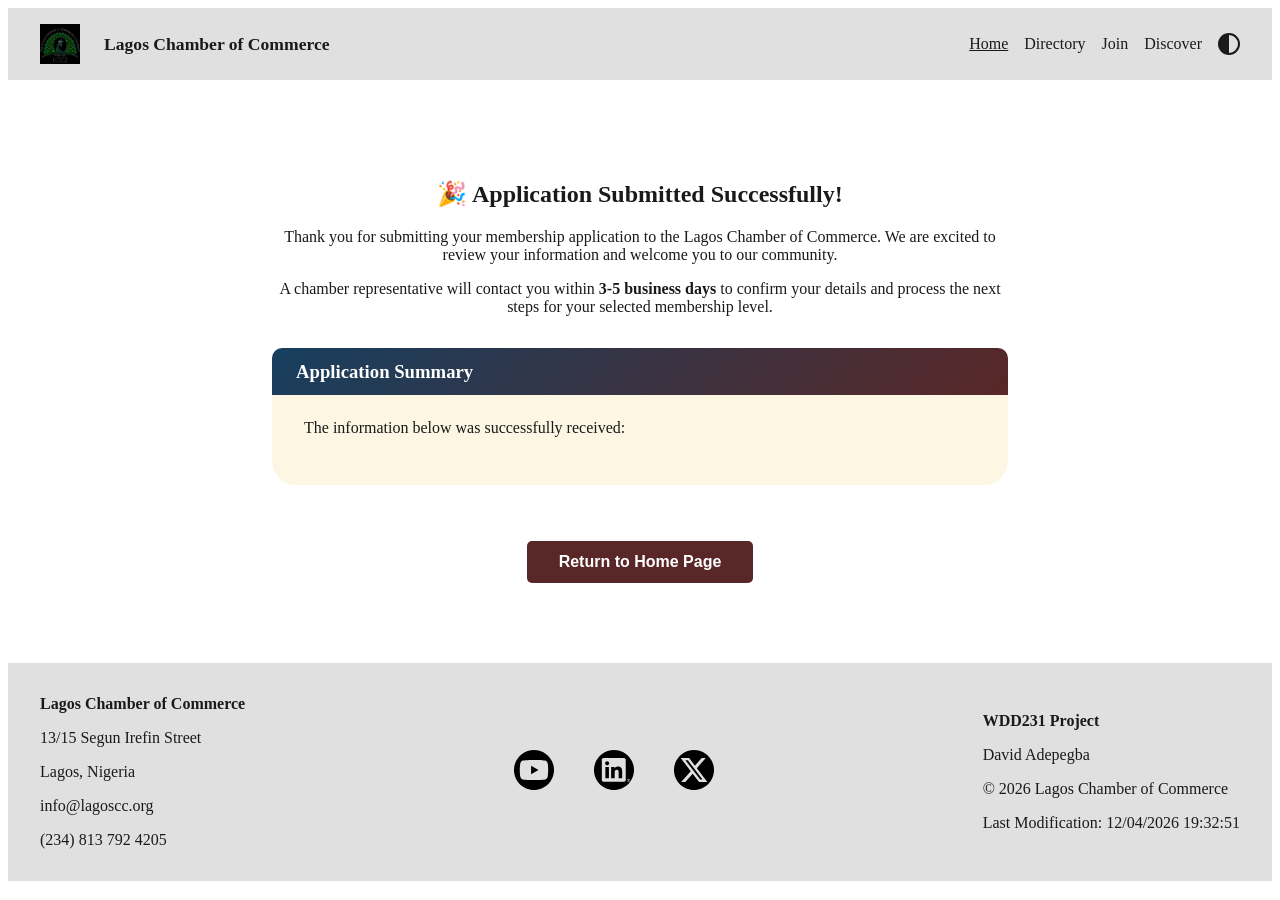
<file: chamber/thankyou.html>
<!DOCTYPE html>
<html lang="en">

<head>
    <meta charset="UTF-8">
    <meta name="viewport" content="width=device-width, initial-scale=1.0">
    <meta name="author" content="David Adepegba">
    <meta name="description"
        content="Your membership application to the Lagos Chamber of Commerce has been received. A chamber representative will follow up within 3–5 business days.">

    <!-- favicon -->
    <link rel="shortcut icon" href="images/favicon.ico" type="image/x-icon">

    <!-- Facebook meta -->
    <meta property="og:title" content="Thank you - Lagos Chamber of Commerce">
    <meta property="og:description"
        content="Your membership application to the Lagos Chamber of Commerce has been received. A chamber representative will follow up within 3–5 business days.">
    <meta property="og:image" content="https://adepegba1.github.io/wdd231/chamber/images/chamber.jpg">
    <meta property="og:url" content="https://adepegba1.github.io/wdd231/chamber/join.html">
    <title>Thank you - Lagos Chamber of Commerce</title>

    <!-- Stylesheet -->
    <link rel="stylesheet" href="styles/base.css">
    <link rel="stylesheet" href="styles/larger.css">

    <!-- Google font -->
    <link rel="preconnect" href="https://fonts.googleapis.com">
    <link rel="preconnect" href="https://fonts.gstatic.com" crossorigin>
    <link
        href="https://fonts.googleapis.com/css2?family=Roboto:ital,wght@0,100..900;1,100..900&family=Valley+Sans:ital,wght@0,100..900;1,100..900&display=swap"
        rel="stylesheet">

    <!-- JavaScript -->
    <script src="scripts/main.js" defer></script>
</head>

<body>

    <header>
        <!-- Logo and Company Name -->
        <div class="logo">
            <img src="images/chamber.jpg" alt="Company Logo">
            <span>Lagos Chamber of Commerce</span>
            <button id="ham-btn" class="hamburger" aria-label="hamburger"></button>
        </div>

        <!-- Navigation  Icon-->
        <div class="nav">
            <nav id="nav-bar" class="navigation">
                <ul>
                    <li class="current"><a href="index.html">Home</a></li>
                    <li><a href="directory.html">Directory</a></li>
                    <li><a href="join.html">Join</a></li>
                    <li><a href="#">Discover</a></li>
                    <li><button class="theme-toggle" aria-label="Toggle dark mode"></button></li>
                </ul>
            </nav>

        </div>
    </header>

    <main>
        <div class="thankyou-container">
            <h2 class="page-title">🎉 Application Submitted Successfully!</h2>
            <p>Thank you for submitting your membership application to the Lagos Chamber of Commerce. We are excited to
                review your information and welcome you to our community.</p>
            <p>A chamber representative will contact you within <strong>3-5 business days</strong> to confirm your
                details
                and process the next steps for your selected membership level.</p>

            <section class="submitted-data-card info-card">
                <h3>Application Summary</h3>
                <div id="form-data-display">
                    <p>The information below was successfully received:</p>
                </div>
            </section>

            <a href="index.html" class="cta-button back-to-home-btn">Return to Home Page</a>
        </div>
    </main>

    <footer>
        <div class="company">
            <p><strong>Lagos Chamber of Commerce</strong></p>
            <p>13/15 Segun Irefin Street</p>
            <p>Lagos, Nigeria</p>
            <p>info@lagoscc.org</p>
            <p>(234) 813 792 4205</p>
        </div>
        <div class="social-media">
            <a href="https://youtube.com"><img src="images/youtube.svg" alt="Youtube Logo"></a>
            <a href="https://www.linkedin.com/in/adepegbadavid1/"><img src="images/linkedin.svg"
                    alt="LinkedIn Logo"></a>
            <a href="https://x.com/adepegbadavid1"><img src="images/twitter.svg" alt="Twitter Logo"></a>
        </div>
        <div class="student">
            <p><strong>WDD231 Project</strong></p>
            <p>David Adepegba</p>
            <p>&copy; <span id="currentyear"></span> Lagos Chamber of Commerce</p>
            <p>Last Modification: <span id="lastModified"></span></p>
        </div>
    </footer>

</body>

</html>
</file>
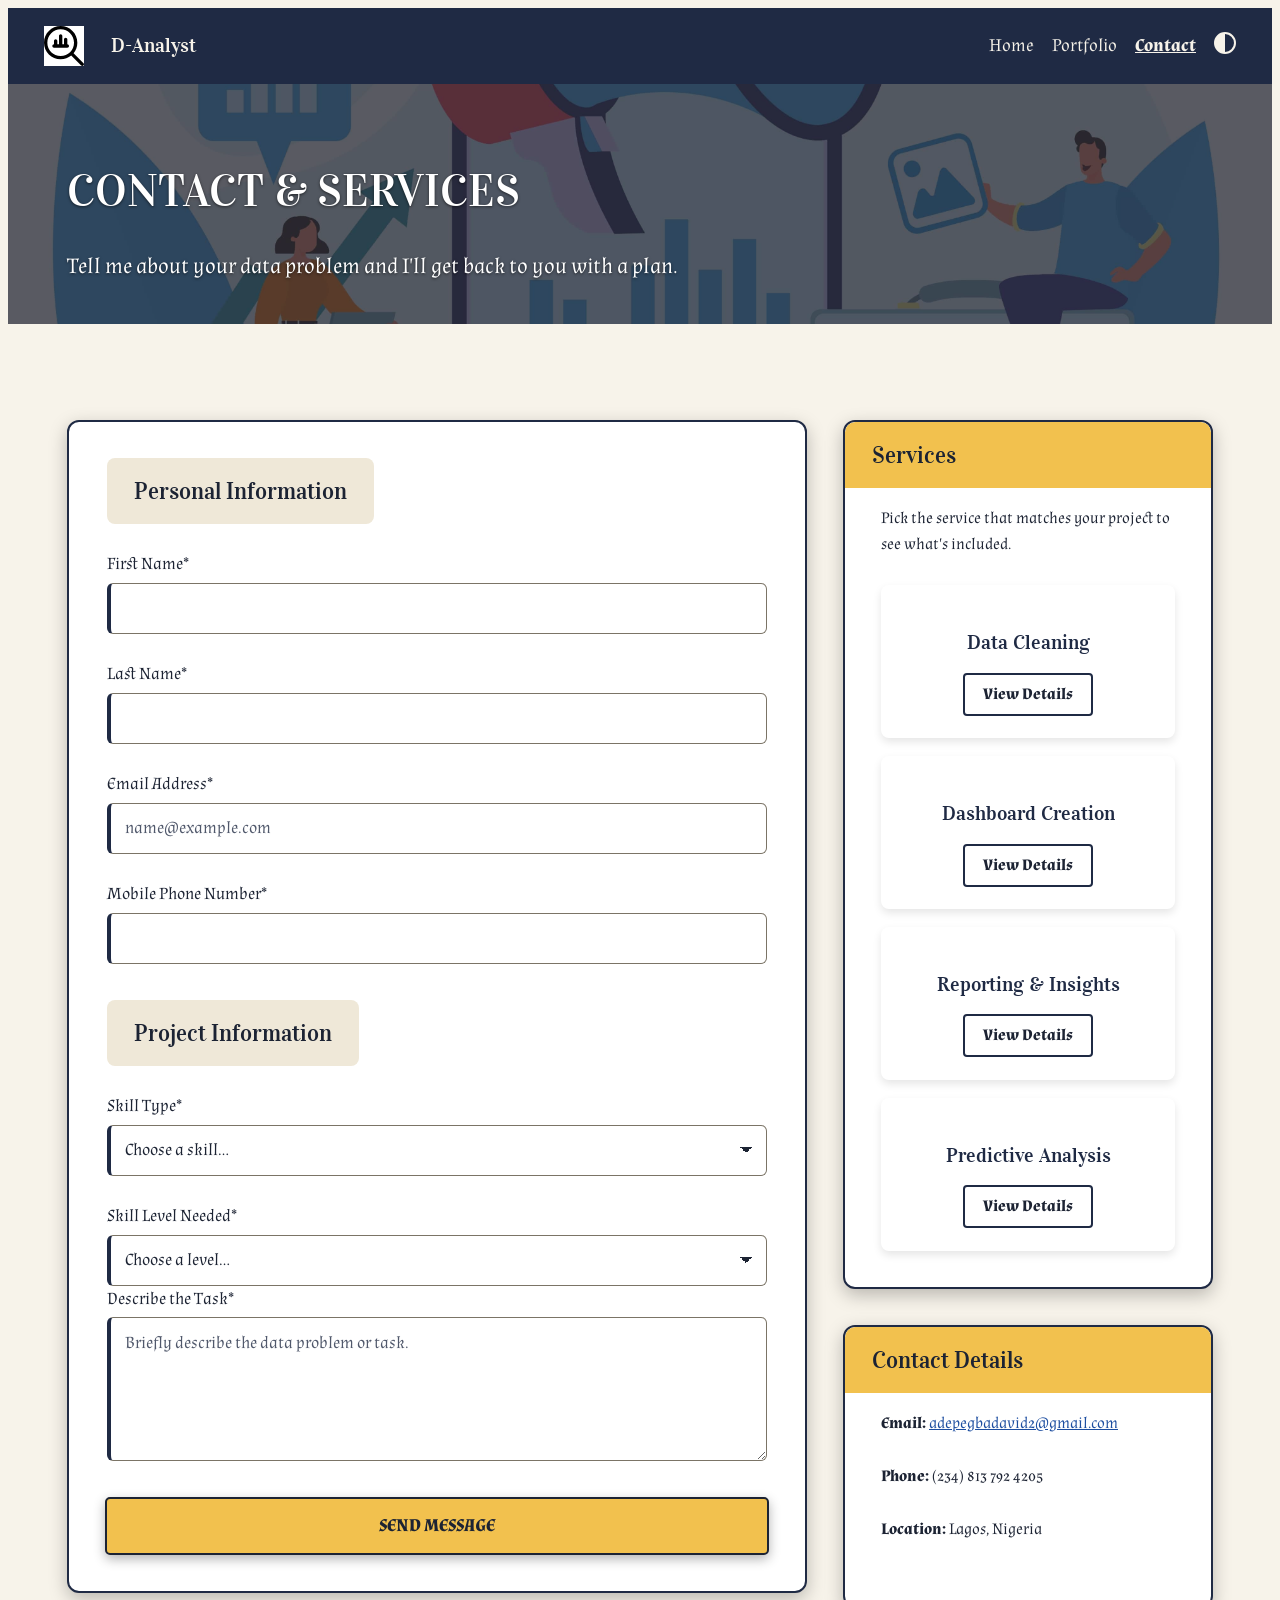
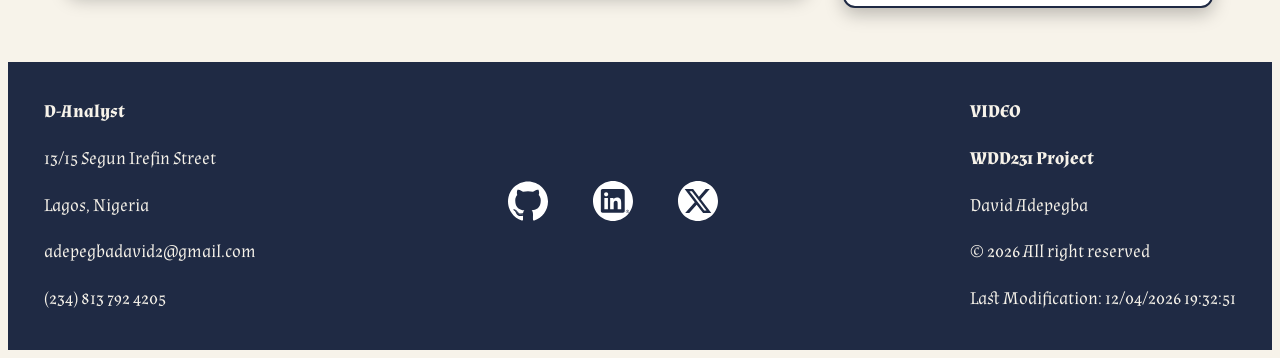
<file: finalproject/contact.html>
<!DOCTYPE html>
<html lang="en">

<head>
    <meta charset="UTF-8">
    <meta name="viewport" content="width=device-width, initial-scale=1.0">
    <meta name="author" content="David Adepegba">
    <meta name="description"
        content="Hire a data analyst in Lagos for data cleaning, dashboards, reporting, and predictive analysis. Describe your data problem and get a plan.">

    <!-- FACEBOOK META  -->
    <meta property="og:type" content="website">
    <meta property="og:title" content="Contact & Services | D-Analyst">
    <meta property="og:description"
        content="Tell me about your data problem. Services include data cleaning, dashboards, reporting and insights, and predictive analysis.">
    <meta property="og:url" content="https://adepegba1.github.io/wdd231/finalproject/index.html">
    <meta property="og:image" content="https://adepegba1.github.io/wdd231/finalproject/images/hero-image.jpg">


    <title>Contact - D Analyst</title>

    <!-- STYLESHEET  -->
    <link rel="stylesheet" href="styles/base.css">
    <link rel="stylesheet" href="styles/large.css">

    <!-- ICON IMAGE -->
    <link rel="shortcut icon" href="images/logo.svg" type="image/x-icon">

    <!-- SCRIPT  -->
    <script src="scripts/main.js" defer></script>

    <!-- GOOGLE FONT  -->
    <link rel="preconnect" href="https://fonts.googleapis.com">
    <link rel="preconnect" href="https://fonts.gstatic.com" crossorigin>
    <link
        href="https://fonts.googleapis.com/css2?family=Almendra:ital,wght@0,400;0,700;1,400;1,700&family=Vidaloka&display=swap"
        rel="stylesheet">

</head>

<body>
    <header>
        <div class="logo">
            <img src="images/logo.svg" alt="Company Logo">
            <span>D-Analyst</span>
            <button id="ham-btn" class="hamburger" aria-label="hamburger"></button>
        </div>

        <div class="nav">
            <nav id="nav-bar" class="navigation">
                <ul>
                    <li><a href="index.html">Home</a></li>
                    <li><a href="portfolio.html">Portfolio</a></li>
                    <li class="current"><a href="contact.html">Contact</a></li>
                    <li><button class="theme-toggle" aria-label="Toggle dark mode"></button></li>
                </ul>
            </nav>
        </div>
    </header>

    <main>
        <div class="hero-container">
            <img src="images/hero-image.jpg" alt="Contact hero image" class="hero-image" loading="lazy">
            <div class="hero-overlay">
                <div class="hero-content">
                    <h1 class="page-title">CONTACT &amp; SERVICES</h1>
                    <p>Tell me about your data problem and I'll get back to you with a plan.</p>
                </div>
            </div>
        </div>

        <div class="home-container">
            <div class="page-layout">

                <!-- CONTACT FORM -->
                <section class="form-section info-card">
                    <form action="thankyou.html" method="get" class="contact-us">

                        <!-- PERSONAL INFORMATION -->
                        <fieldset class="form-section">
                            <legend class="section-heading">Personal Information</legend>
                            <div class="fieldset-grid">

                                <!-- FIRST NAME -->
                                <label for="fname" class="form-label">
                                    <span class="label-text">First Name*</span>
                                    <input type="text" name="fname" id="fname" autocomplete="given-name" required
                                        title="First Name">
                                </label>

                                <!-- LAST NAME -->
                                <label for="lname" class="form-label">
                                    <span class="label-text">Last Name*</span>
                                    <input type="text" name="lname" id="lname" autocomplete="family-name" required
                                        title="Last Name">
                                </label>

                                <!-- EMAIL ADDRESS -->
                                <label for="email" class="form-label">
                                    <span class="label-text">Email Address*</span>
                                    <input type="email" id="email" name="email" required title="Email Address"
                                        autocomplete="email" placeholder="name@example.com">
                                </label>

                                <!-- PHONE NUMBER -->
                                <label for="phone" class="form-label">
                                    <span class="label-text">Mobile Phone Number*</span>
                                    <input type="tel" id="phone" name="phone" required title="Mobile Number"
                                        autocomplete="tel">
                                </label>
                            </div>
                        </fieldset>

                        <!-- PROJECT INFORMATION -->
                        <fieldset class="form-section">
                            <legend class="section-heading">Project Information</legend>
                            <div class="fieldset-grid">

                                <!-- SKILL TYPE (unique id + name) -->
                                <label for="skill" class="form-label">
                                    <span class="label-text">Skill Type*</span>
                                    <select name="skill" id="skill" required title="Skill Type">
                                        <option value="" disabled selected>Choose a skill...</option>
                                        <option value="excel">Microsoft Excel</option>
                                        <option value="sql">SQL</option>
                                        <option value="bi">Power BI</option>
                                    </select>
                                </label>

                                <!-- SKILL LEVEL (unique id + name) -->
                                <label for="level" class="form-label">
                                    <span class="label-text">Skill Level Needed*</span>
                                    <select name="level" id="level" required title="Skill Level">
                                        <option value="" disabled selected>Choose a level...</option>
                                        <option value="beginner">Beginner</option>
                                        <option value="intermediate">Intermediate</option>
                                        <option value="expert">Expert</option>
                                    </select>
                                </label>
                            </div>

                            <!-- TASK DESCRIPTION -->
                            <label for="description" class="form-label full-width">
                                <span class="label-text">Describe the Task*</span>
                                <textarea name="description" id="description" title="Task Description" rows="5" required
                                    placeholder="Briefly describe the data problem or task."></textarea>
                            </label>
                        </fieldset>

                        <div class="submit-button-container">
                            <input type="submit" value="Send Message" class="cta-button submit-btn">
                        </div>

                        <!-- Filled in by main.js when the form is submitted -->
                        <input type="hidden" id="timestamp" name="timestamp">
                    </form>
                </section>

                <!-- SIDEBAR: SERVICES + CONTACT DETAILS -->
                <div class="contact-sidebar">

                    <!-- SERVICES (same card + modal pattern as the membership levels) -->
                    <section class="levels-section">
                        <div class="info-box info-card">
                            <h2 class="section-heading-small">Services</h2>
                            <p class="section-intro">Pick the service that matches your project to see what's
                                included.</p>

                            <div class="card-grid">
                                <div class="service-card">
                                    <h3>Data Cleaning</h3>
                                    <button type="button" class="modal-link" data-modal="cleaning-modal">View
                                        Details</button>
                                </div>

                                <div class="service-card">
                                    <h3>Dashboard Creation</h3>
                                    <button type="button" class="modal-link" data-modal="dashboard-modal">View
                                        Details</button>
                                </div>

                                <div class="service-card">
                                    <h3>Reporting &amp; Insights</h3>
                                    <button type="button" class="modal-link" data-modal="reporting-modal">View
                                        Details</button>
                                </div>

                                <div class="service-card">
                                    <h3>Predictive Analysis</h3>
                                    <button type="button" class="modal-link" data-modal="predictive-modal">View
                                        Details</button>
                                </div>
                            </div>
                        </div>
                    </section>

                    <!-- CONTACT DETAILS -->
                    <section class="levels-section">
                        <div class="info-box info-card">
                            <h2 class="section-heading-small">Contact Details</h2>
                            <p class="section-intro"><strong>Email:</strong>
                                <a href="mailto:adepegbadavid2@gmail.com">adepegbadavid2@gmail.com</a>
                            </p>
                            <p class="section-intro"><strong>Phone:</strong> (234) 813 792 4205</p>
                            <p class="section-intro"><strong>Location:</strong> Lagos, Nigeria</p>
                        </div>
                    </section>
                </div>
            </div>
        </div>

        <!-- SERVICE DETAIL MODALS (opened by setupModals() in main.js) -->
        <dialog id="cleaning-modal" class="service-modal">
            <button class="close-modal" aria-label="Close Modal">&times;</button>
            <div class="modal-body">
                <h3>Data Cleaning</h3>
                <p>Turn messy, inconsistent data into a reliable dataset that's ready for analysis.</p>
                <ul>
                    <li>Remove duplicates and fix formatting errors</li>
                    <li>Handle missing and invalid values</li>
                    <li>Standardize dates, names, and categories</li>
                </ul>
            </div>
        </dialog>

        <dialog id="dashboard-modal" class="service-modal">
            <button class="close-modal" aria-label="Close Modal">&times;</button>
            <div class="modal-body">
                <h3>Dashboard Creation</h3>
                <p>Interactive dashboards that make your key numbers easy to track and share.</p>
                <ul>
                    <li>Built in Power BI or Excel</li>
                    <li>Clear charts and filters for your team</li>
                    <li>Connected to your data sources</li>
                </ul>
            </div>
        </dialog>

        <dialog id="reporting-modal" class="service-modal">
            <button class="close-modal" aria-label="Close Modal">&times;</button>
            <div class="modal-body">
                <h3>Reporting &amp; Insights</h3>
                <p>Clear written and visual reports that explain what the data means for your business.</p>
                <ul>
                    <li>Summaries for non-technical readers</li>
                    <li>Key trends and findings highlighted</li>
                    <li>Actionable recommendations</li>
                </ul>
            </div>
        </dialog>

        <dialog id="predictive-modal" class="service-modal">
            <button class="close-modal" aria-label="Close Modal">&times;</button>
            <div class="modal-body">
                <h3>Predictive Analysis</h3>
                <p>Use historical data to forecast trends and support better decisions.</p>
                <ul>
                    <li>Sales and demand forecasting</li>
                    <li>Trend and pattern analysis</li>
                    <li>Results explained in plain language</li>
                </ul>
            </div>
        </dialog>
    </main>

    <footer>
        <!-- COMPANY INFORMATION  -->
        <div class="company">
            <p><strong>D-Analyst</strong></p>
            <p>13/15 Segun Irefin Street</p>
            <p>Lagos, Nigeria</p>
            <p>adepegbadavid2@gmail.com</p>
            <p>(234) 813 792 4205</p>
        </div>
        <!-- SOCIAL MEDIA  -->
        <div class="social-media">
            <a href="https://github.com/adepegba1"><img src="images/github.svg" alt="GitHub Logo"></a>
            <a href="https://www.linkedin.com/in/adepegbadavid1/"><img src="images/linkedin.svg"
                    alt="LinkedIn Logo"></a>
            <a href="https://x.com/adepegbadavid1"><img src="images/twitter.svg" alt="Twitter Logo"></a>
        </div>

        <div class="student">
            <p><strong><a href="https://www.loom.com/share/0d90f958ffab427285b3b95a14894af9">Video</a></strong></p>
            <p><strong>WDD231 Project</strong></p>
            <p>David Adepegba</p>
            <p>&copy; <span id="currentyear"></span> All right reserved</p>
            <p>Last Modification: <span id="lastModified"></span></p>
        </div>
    </footer>
</body>

</html>
</file>
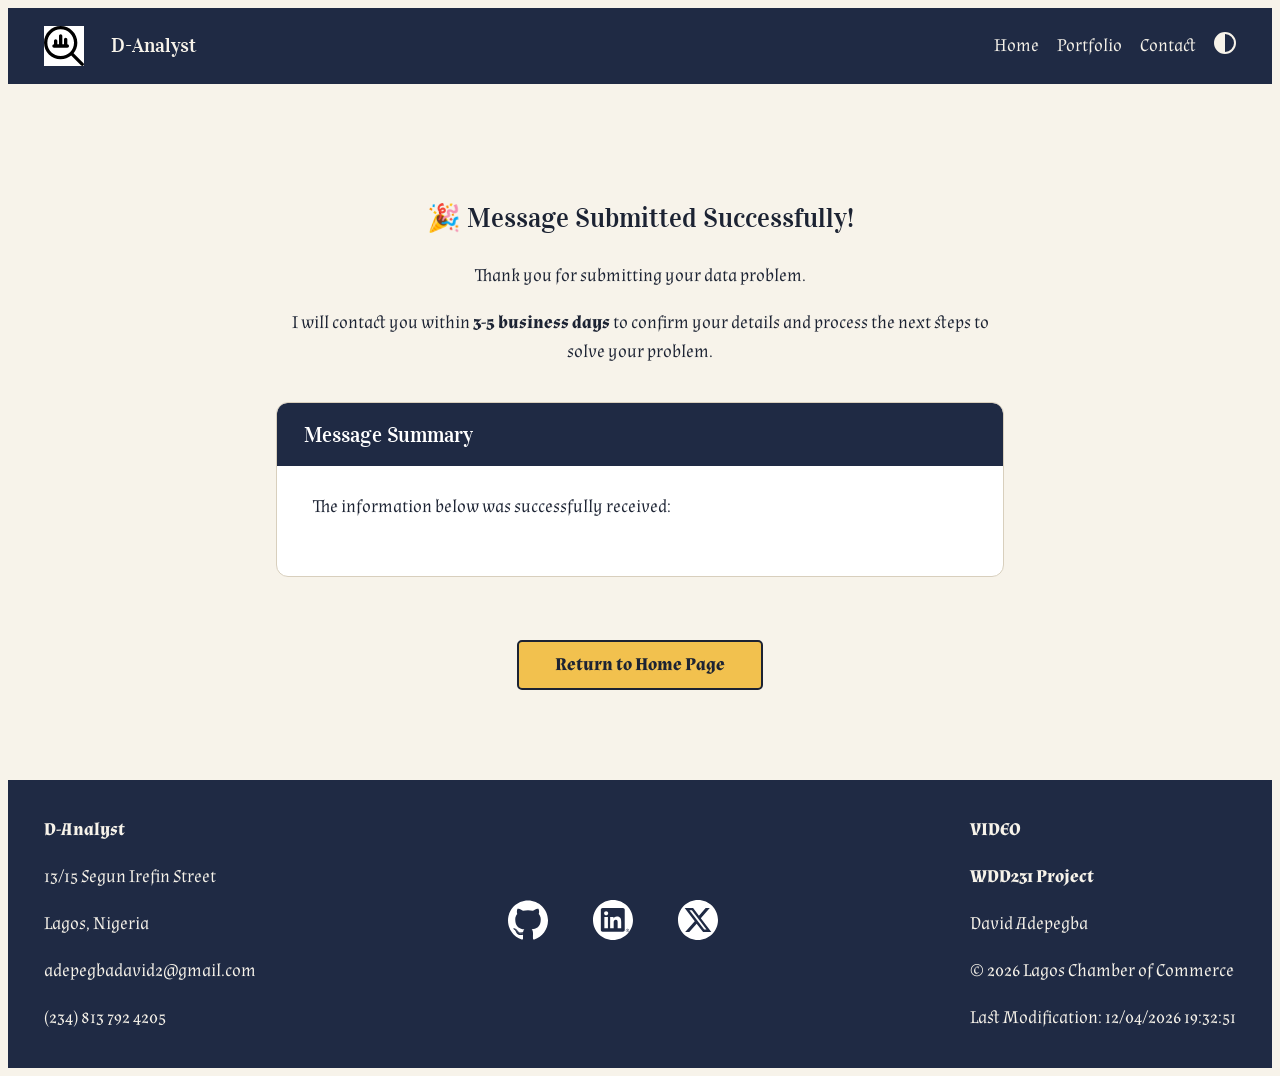
<file: finalproject/thankyou.html>
<!DOCTYPE html>
<html lang="en">

<head>
    <meta charset="UTF-8">
    <meta name="viewport" content="width=device-width, initial-scale=1.0">
    <meta name="author" content="David Adepegba">
    <meta name="description"
        content="Your message to D-Analyst was received. David Adepegba will reply within 3 to 5 business days.">
    <meta name="robots" content="noindex">

    <!-- FACEBOOK META  -->
    <meta property="og:type" content="website">
    <meta property="og:title" content="Thank You | D-Analyst">
    <meta property="og:description"
        content="Your message has been received. I will contact you within 3 to 5 business days.">
    <meta property="og:url" content="https://adepegba1.github.io/wdd231/finalproject/index.html">
    <meta property="og:image" content="https://adepegba1.github.io/wdd231/finalproject/images/hero-image.jpg">

    <title>Thank You - D Analyst</title>

    <!-- STYLESHEET  -->
    <link rel="stylesheet" href="styles/base.css">
    <link rel="stylesheet" href="styles/large.css">

    <!-- ICON IMAGE -->
    <link rel="shortcut icon" href="images/logo.svg" type="image/x-icon">

    <!-- SCRIPT  -->
    <script src="scripts/main.js" defer></script>

    <!-- GOOGLE FONT  -->
    <link rel="preconnect" href="https://fonts.googleapis.com">
    <link rel="preconnect" href="https://fonts.gstatic.com" crossorigin>
    <link
        href="https://fonts.googleapis.com/css2?family=Almendra:ital,wght@0,400;0,700;1,400;1,700&family=Vidaloka&display=swap"
        rel="stylesheet">
</head>

<body>
    <header>
        <div class="logo">
            <img src="images/logo.svg" alt="Company Logo">
            <span>D-Analyst</span>
            <button id="ham-btn" class="hamburger" aria-label="hamburger"></button>
        </div>

        <div class="nav">
            <nav id="nav-bar" class="navigation">
                <ul>
                    <li><a href="index.html">Home</a></li>
                    <li><a href="portfolio.html">Portfolio</a></li>
                    <li><a href="contact.html">Contact</a></li>
                    <li><button class="theme-toggle" aria-label="Toggle dark mode"></button></li>
                </ul>
            </nav>
        </div>
    </header>

    <main>
        <div class="thankyou-container">
            <h2 class="page-title">🎉 Message Submitted Successfully!</h2>
            <p>Thank you for submitting your data problem.</p>
            <p>I will contact you within <strong>3-5 business days</strong> to confirm your
                details
                and process the next steps to solve your problem.</p>

            <section class="submitted-data-card info-card">
                <h3>Message Summary</h3>
                <div id="form-data-display">
                    <p>The information below was successfully received:</p>
                </div>
            </section>

            <a href="index.html" class="cta-button back-to-home-btn">Return to Home Page</a>
        </div>
    </main>
    <footer>
        <!-- COMPANY INFORMATION  -->
        <div class="company">
            <p><strong>D-Analyst</strong></p>
            <p>13/15 Segun Irefin Street</p>
            <p>Lagos, Nigeria</p>
            <p>adepegbadavid2@gmail.com</p>
            <p>(234) 813 792 4205</p>
        </div>
        <!-- SOCIAL MEDIA  -->
        <div class="social-media">
            <a href="https://github.com/adepegba1"><img src="images/github.svg" alt="GitHub Logo"></a>
            <a href="https://www.linkedin.com/in/adepegbadavid1/"><img src="images/linkedin.svg"
                    alt="LinkedIn Logo"></a>
            <a href="https://x.com/adepegbadavid1"><img src="images/twitter.svg" alt="Twitter Logo"></a>
        </div>

        <div class="student">
            <p><strong><a href="https://www.loom.com/share/0d90f958ffab427285b3b95a14894af9">Video</a></strong></p>
            <p><strong>WDD231 Project</strong></p>
            <p>David Adepegba</p>
            <p>&copy; <span id="currentyear"></span> Lagos Chamber of Commerce</p>
            <p>Last Modification: <span id="lastModified"></span></p>
        </div>
    </footer>

</body>

</html>
</file>
<file: styles/base.css>
* {
  box-sizing: border-box;
}
body {
  margin: 0;
  font-family: "Roboto", sans-serif;
  background-color: #f4f6f8;
  color: #222;
  overflow-x: hidden;
}

/******************** HEADER ************************/
header {
  display: grid;
  grid-template-columns: 45px 1fr 45px;
  align-items: center;
  padding: 10px 15px;
  background-color: white;
  border-bottom: 1px solid #ddd;
}
header img {
  display: block;
  width: 100%;
  height: auto;
}
header span {
  font-size: 1.4rem;
  font-weight: 700;
  color: #173f5f;
  margin-left: 10px;
}

/*************** HAMBURGER NAVIGATION *********************/
.hamburger {
  background: transparent;
  border: none;
  cursor: pointer;
  width: 40px;
  height: 40px;
}
.hamburger::before {
  content: "\2630";
  font-size: 1.8rem;
  color: #173f5f;
}
.hamburger.show::before {
  content: "\00D7";
}

/*************** NAVIGATION *********************/
.navigation {
  display: none;
}
.navigation.show {
  display: block;
}
.navigation ul {
  list-style: none;
  margin: 0;
  padding: 0;
  background-color: #173f5f;
}
.navigation a {
  display: block;
  padding: 14px 18px;
  color: white;
  text-decoration: none;
  border-bottom: 1px solid rgba(255, 255, 255, 0.2);
}
.navigation li.current {
  background-color: #102f45;
  font-weight: 700;
}
.navigation a:hover {
  background-color: #2a9d8f;
  color: white;
}

/* MAIN */
main {
  width: 92%;
  margin: 0 auto;
  padding-bottom: 20px;
}
h1 {
  margin-top: 20px;
  color: #173f5f;
  font-size: 2rem;
}

/* SECTION */
section {
  background-color: white;
  margin-bottom: 15px;
  border-radius: 5px;
  overflow: hidden;
}
section h2 {
  margin: 0;
  text-align: center;
  padding: 8px;
  background-color: #173f5f;
  color: white;
  font-size: 1rem;
}

/* ABOUT ME */
.about p {
  padding: 10px 15px;
  line-height: 1.6;
  margin: 0;
}

/* STUDENT PHOTO */
.photo {
  text-align: center;
}
.photo img {
  max-width: 500px;
  width: 80%;
  height: auto;
  margin: 15px auto;
  display: block;
  object-fit: cover;
}

/* COURSE BUTTONS */
.course-btn {
  display: flex;
  gap: 10px;
  padding: 12px;
  flex-wrap: wrap;
}
.course-btn button {
  flex: 1;
  min-width: 80px;
  padding: 9px;
  border: 1px solid #173f5f;
  border-radius: 4px;
  background-color: white;
  color: #173f5f;
  cursor: pointer;
  font-weight: 700;
}
.course-btn button:hover {
  background-color: #2a9d8f;
  color: white;
}
.course-btn button.active {
  background-color: #173f5f;
  color: white;
}

/* COURSE CARD */
.course-container {
  display: grid;
  grid-template-columns: 1fr;
  gap: 10px;
  padding: 0 12px 12px;
}
.course-card {
  border: 1px solid #ccc;
  border-radius: 5px;
  text-align: center;
  padding: 12px;
  background-color: #f4f6f8;
}
.course-card h3 {
  margin: 0 0 5px;
  color: #173f5f;
  font-size: 1rem;
}
.course-card p {
  margin: 5px 0;
}
.course-card.completed {
  background-color: #dff3ee;
  border: 2px solid #2a9d8f;
}
.completed-label {
  color: #176b5d;
  font-weight: 700;
}

/* CREDIT TOTAL */
.credit-total {
  text-align: center;
  font-weight: 700;
  padding: 10px;
  margin: 0;
}

/* FOOTER */
footer {
  background-color: #173f5f;
  color: white;
  text-align: center;
  padding: 20px 15px;
  margin-top: 20px;
}
footer p {
  margin: 8px 0;
}

/* SOCIAL LINKS */
.social-links {
  display: flex;
  justify-content: center;
  gap: 18px;
  margin-bottom: 12px;
}
.social-links a img {
  width: 40px;
  height: 40px;
  display: flex;
  align-items: center;
  justify-content: center;
  background-color: white;
  color: #173f5f;
  text-decoration: none;
  border-radius: 50%;
}
.social-links a:hover {
  background-color: #2a9d8f;
  color: white;
}
</file>
<file: styles/larger.css>
@media only screen and (min-width: 38rem) {
  /* HEADER */
  header {
    max-width: 1100px;
    margin: 0 auto;
    grid-template-columns: 45px 1fr;
    padding: 10px 20px;
  }

  .hamburger {
    display: none;
  }

  /* NAVIGATION */
  .navigation {
    display: block;
    background-color: #173f5f;
  }
  .navigation ul {
    max-width: 1100px;
    margin: 0 auto;
    display: flex;
  }
  .navigation li {
    flex: 0 0 auto;
  }
  .navigation a {
    padding: 12px 25px;
    border-bottom: none;
  }

  /* MAIN */
  main {
    max-width: 1100px;
    margin: 0 auto;
    padding: 0 15px 30px;
  }
  .top {
    display: grid;
    grid-template-columns: 2fr 1fr;
    gap: 20px;
    align-items: stretch;
  }
  .top section {
    margin-bottom: 0;
  }

  /* PHOTO */
  .photo {
    max-width: 220px;
  }

  /* COURSE CARD */
  .course-container {
    grid-template-columns: repeat(3, 1fr);
    gap: 15px;
  }
  .course-card {
    min-height: 90px;
    display: flex;
    flex-direction: column;
    justify-content: center;
  }

  /* FOOTER */
  footer {
    max-width: 1100px;
    margin: 0 auto;
  }
}
</file>
<file: chamber/styles/base.css>
/* ===== COLOR VARIABLES (LIGHT MODE = DEFAULT) ===== */
:root {
  --bg-color: #ffffff;
  --text-color: #1a1a1a;
  --header-bg: #e0e0e0;
  --card-bg: #f5f5f5;
  --primary-color: #173f5f;
  --accent-color: #592727;
  --border-color: #cccccc;
  --nav-text: #ffffff;
  --highlight-bg: #fdf6e3;
  --highlight-title-bg: #f5c518;
  --warning-color: #3b3526;
  --muted-color: #280606;
  --danger-color: #c0392b;
}

/* ===== DARK MODE OVERRIDES ===== */
[data-theme="dark"] {
  --bg-color: #121212;
  --text-color: #f0f0f0;
  --header-bg: #1e1e1e;
  --card-bg: #1e1e1e;
  --border-color: #444444;
  --highlight-bg: #2a2a1a;
  --highlight-title-bg: #b38f13;
  --muted-color: #b0b0b0;
  --primary-color: #6fb3d9; /* lighter navy → visible on dark backgrounds */
}

* {
  box-sizing: border-box;
}

/* HEADER  */
header {
  display: flex;
  flex-direction: column;
  flex-wrap: wrap;
  justify-content: space-between;
  align-items: center;
  background-color: var(--header-bg);
  padding: 1rem 2rem;
  gap: 1rem;
}

/* LOGO AND COMPANY NAME */
.logo {
  display: flex;
  align-items: center;
  gap: 1.5rem;
  font-weight: 600;
  font-size: 1.1rem;
}
.logo img,
footer img {
  width: 40px;
  height: 40px;
}
.hamburger {
  background: transparent;
  position: relative;
  border: none;
  cursor: pointer;
  width: 40px;
  height: 40px;
}
.hamburger::before {
  content: "\2630";
  font-size: 1.8rem;
  color: var(--primary-color);
}
.hamburger.show::before {
  content: "\00D7";
}

/* NAVIGATION ICON */
.nav {
  width: 100%;
  order: 3; /* forces nav below logo/toggle row */
}

#nav-bar {
  display: none;
}
#nav-bar.show {
  display: block;
}
.navigation ul {
  display: flex;
  flex-direction: column;
  flex-wrap: wrap;
  list-style: none;
  align-items: flex-start;
  gap: 1rem;
  margin: 0;
  padding: 0;
}
.navigation a {
  text-decoration: none;
  color: var(--text-color);
  cursor: pointer;
}
.navigation .current a {
  text-decoration: underline;
}
.theme-toggle {
  width: 22px;
  height: 22px;
  border-radius: 50%;
  border: 2px solid var(--text-color);
  background: linear-gradient(90deg, var(--text-color) 50%, transparent 50%);
  cursor: pointer;
}

/* MAIN CONTENT */
/* COMPANY CARD */
#directory.grid {
  display: grid;
  grid-template-columns: repeat(2, 1fr);
  gap: 1rem;
  padding: 5px;
  /* background-color: var(--bg-color); */
}

/* JAVASCRIPT FUNCTION CLASS */
/* CARD  */
.company-card {
  background-color: var(--card-bg);
  border: 1px solid var(--border-color);
  padding: 0.5rem;
  overflow: hidden;
  box-shadow: 0 2px 6px rgba(0, 0, 0, 0.1);
  display: flex;
  flex-direction: column;
  border-radius: 8px;
  min-width: 0;
}

.card-image {
  width: 100%;
  height: 140px;
  object-fit: cover;
  border-radius: 4px;
}

.card-body {
  display: flex;
  flex-direction: column;
  gap: 0.4rem;
  min-width: 0;
}

.card-body h3 {
  margin: 0;
  padding-top: 1rem;
  font-size: 1rem;
  overflow-wrap: break-word;
}
.card-body .tagline {
  margin: 0 0 0.5rem;
  font-size: 0.75rem;
  color: var(--text-color);
  font-style: italic;
}

/* CARD A TAG LINK  */
.detail a {
  text-decoration: none;
  cursor: pointer;
  color: var(--text-color);
  overflow-wrap: break-word;
  word-break: break-word;
}
.detail {
  margin: 0;
  display: flex;
  align-items: center;
  gap: 0.5rem;
  font-size: 0.7rem;
  color: var(--text-color);
  overflow-wrap: break-word;
  word-break: break-word;
}

/* LIST DISPLAY  */
#directory.list {
  display: flex;
  flex-direction: column;
  gap: 1.5rem;
  padding: 2rem;
  background-color: var(--bg-color);
}

#directory.list .company-card {
  flex-direction: row;
  align-items: flex-start;
  gap: 1rem;
  border-radius: 8px;
  overflow: hidden;
}

#directory.list .card-image {
  width: 90px;
  height: 90px;
  border-radius: 8px;
  object-fit: cover;
  flex-shrink: 0;
  margin: 1rem;
}

#directory.list .card-body {
  padding: 1rem 1rem 1rem 0;
  min-width: 0;
}

#directory.list .card-body h3 {
  font-size: 1.2rem;
}

#directory.list .detail {
  font-size: 0.7rem;
}

#directory.list .badge {
  margin-top: 1rem;
}

/* DIRECTORY & ICON  */
.heading {
  display: flex;
  justify-content: space-between;
  align-items: center;
  flex-wrap: wrap;
  gap: 0.5rem;
  margin-bottom: 2rem;
  padding-bottom: 1rem;
  border-bottom: 3px solid var(--text-color);
}
.heading h1 {
  font-size: 2rem;
}
/* LIST AND GRID ICON  */
.display-toggle {
  display: flex;
  gap: 0.5rem;
}

.display-toggle button {
  background-color: var(--card-bg);
  color: var(--text-color);
  border: 1px solid var(--text-color);
  padding: 0.5rem 1rem;
  border-radius: 4px;
  cursor: pointer;
}

.display-toggle button.active {
  background-color: var(--text-color);
  color: var(--bg-color);
}

.display-toggle button:hover {
  background-color: var(--text-color);
  color: var(--card-bg);
}

/* MEMBERSHIP BADGE  */
.badge {
  align-self: flex-start;
  margin-top: 0.8rem;
  padding: 0.4rem 1rem;
  border-radius: 20px;
  font-weight: bold;
  font-size: 0.85rem;
  color: #1a1a1a;
}

.badge.gold,
.badge-gold {
  background-color: #f5c518;
}

.badge.silver,
.badge-silver {
  background-color: #c0c0c0;
}

.badge.bronze,
.badge-bronze {
  background-color: #cd7f32;
  color: #fff;
}

/* BODY  */
body {
  background-color: var(--bg-color);
  color: var(--text-color);
  transition:
    background-color 0.3s ease,
    color 0.3s ease;
  overflow-x: hidden;
}

/* FOOTER */
footer {
  display: flex;
  flex-direction: column;
  justify-content: space-between;
  align-items: center;
  gap: 1.5rem;
  background-color: var(--header-bg);
  padding: 1rem 2rem;
}
.social-media {
  display: flex;
  gap: 2.5rem;
}
[data-theme="dark"] .social-media img {
  filter: brightness(0) invert(1);
}

/* INDEX PAGE  STYLYING*/

/*  HERO SECTION   */
.hero-section {
  position: relative;
  width: 100%;
  height: 280px;
  overflow: hidden;
}
.hero-image {
  width: 100%;
  height: 100%;
  object-fit: cover;
  object-position: center;
  opacity: 0.7;
}
.hero-overlay {
  position: absolute;
  top: 0;
  left: 0;
  width: 100%;
  height: 100%;
  display: flex;
  align-items: center;
  justify-content: flex-start;
}
.hero-content {
  max-width: 1200px;
  width: 100%;
  margin: 0 auto;
  padding: 0 1.5rem;
}
.hero-content h1 {
  font-size: 1.2rem;
  margin-bottom: 0.5rem;
  font-weight: 700;
  text-shadow: 2px 2px 4px rgba(0, 0, 0, 0.5);
  color: var(--danger-color);
}
.hero-content p {
  font-size: 0.7rem;
  margin-bottom: 0.3rem;
  max-width: 600px;
  line-height: 1.2;
  text-shadow: 1px 1px 2px rgba(0, 0, 0, 0.5);
  color: var(--danger-color);
}
.cta-button {
  display: inline-block;
  padding: 0.8rem 2rem;
  font: 700 1rem/1 sans-serif;
  background-color: var(--accent-color);
  color: #ffffff;
  text-decoration: none;
  border-radius: 5px;
  border: none;
  transition: all 0.3s;
}
.cta-button:hover {
  background-color: var(--primary-color);
  transform: translateY(-2px);
  box-shadow: 0 4px 12px rgba(0, 0, 0, 0.3);
}

/* EVENT SECTION */
.home-container {
  max-width: 1200px;
  margin: 0 auto;
  padding: 2rem 1.5rem 3rem;
}
.info-grid {
  display: grid;
  grid-template-columns: 1fr; /* mobile default: stacked */
  gap: 1.5rem;
  margin-bottom: 3rem;
}

.info-card {
  padding: 1.5rem;
  background-color: var(--highlight-bg);
  border-radius: 1.5rem;
}
.info-card h2 {
  font-size: 1.3rem;
  color: #1a1a1a;
  background: var(--highlight-title-bg);
  margin: -1.5rem -1.5rem 1.5rem -1.5rem;
  padding: 0.8rem 1.5rem;
  border-radius: 10px 10px 0 0;
  font-weight: 700;
}

.events-list {
  display: flex;
  flex-direction: column;
  gap: 1.5rem;
}
.event-item h3 {
  color: var(--primary-color);
  font-size: 1.1rem;
  margin-bottom: 0.5rem;
}
.event-date,
.event-item,
.event-location {
  font-size: 0.9rem;
  color: var(--muted-color);
  margin-bottom: 0.3rem;
}

/* WEATHER SECTION */
.current-weather-content {
  display: flex;
  flex-direction: column;
  gap: 1rem;
}
.weather-main-display {
  display: flex;
  align-items: center;
  gap: 1rem;
}
.weather-icon-wrapper {
  flex-shrink: 0;
}
.weather-icon-large {
  width: 80px;
  height: 80px;
}
.weather-info {
  flex: 1;
  text-align: left;
  min-width: 0;
}
.temperature-large {
  font-size: 2.5rem;
  font-weight: 700;
  color: var(--accent-color);
  line-height: 1;
  margin-bottom: 0.3rem;
}
.weather-description-main {
  font-size: 1.1rem;
  color: var(--warning-color);
  font-weight: 600;
  text-transform: capitalize;
}
.weather-details-list {
  text-align: left;
}
.weather-details-list p {
  font-size: 0.9rem;
  color: var(--muted-color);
  margin-bottom: 0.4rem;
}
.weather-details-list strong {
  color: var(--text-color);
}

/* FORECAST SECTION  */
.forecast-list {
  display: flex;
  flex-direction: column;
  gap: 1rem;
}
.forecast-item {
  display: flex;
  justify-content: space-between;
  align-items: center;
  padding: 0.8rem;
  background-color: var(--primary-color);
  border-radius: 8px;
}
.forecast-day-name {
  font-weight: 700;
  color: var(--nav-text);
  font-size: 1rem;
}
.forecast-temp {
  font-size: 1.2rem;
  font-weight: 700;
  color: var(--nav-text);
}

/* MEMBER SPOTLIGHT SECTION  */
.spotlights-section {
  margin-bottom: 2rem;
}
.spotlights-title {
  font-size: 1.8rem;
  color: var(--danger-color);
  margin-bottom: 2rem;
  text-align: center;
}
.spotlights-grid {
  display: grid;
  grid-template-columns: 1fr; /* mobile default: stacked */
  gap: 1.5rem;
}
.spotlight-card {
  background-color: var(--card-bg);
  border: 1px solid var(--border-color);
  border-radius: 8px;
  padding: 1.5rem;
  display: flex;
  flex-direction: column;
  gap: 1rem;
}
.spotlight-header {
  text-align: center;
  padding-bottom: 1rem;
  border-bottom: 2px solid var(--border-color);
}
.spotlight-name {
  font-size: 1.2rem;
  color: var(--text-color);
  font-weight: 700;
  margin: 0 0 0.5rem 0;
}
.spotlight-tagline {
  font-size: 0.9rem;
  color: var(--muted-color);
  font-weight: 600;
  margin: 0;
}

.spotlight-content {
  display: grid;
  grid-template-columns: 100px 1fr;
  gap: 1rem;
  align-items: start;
}
.spotlight-image-wrapper {
  width: 100px;
  height: 100px;
  border: 3px solid var(--border-color);
  border-radius: 5px;
  overflow: hidden;
  flex-shrink: 0;
}
.spotlight-image {
  width: 100%;
  height: 100%;
  object-fit: cover;
}

.spotlight-info {
  flex: 1;
  display: flex;
  flex-direction: column;
  gap: 0.5rem;
  word-break: break-word;
  overflow-wrap: break-word;
  min-width: 0;
}
.spotlight-contact {
  text-align: left;
  min-width: 0;
}

.spotlight-contact p {
  font: normal 0.85rem/1.4 sans-serif;
  color: var(--text-color);
  margin-bottom: 0.4rem;
  word-break: break-word;
  overflow-wrap: break-word;
}
.spotlight-contact strong {
  color: var(--primary-color);
  font-size: 0.8rem;
  font-weight: 700;
}
.spotlight-contact a {
  color: var(--accent-color);
  text-decoration: none;
}
.spotlight-contact a:hover {
  color: var(--primary-color);
  text-decoration: underline;
}
.spotlight-badge {
  margin-top: auto;
}

/* JOIN PAGE  */
/* JOIN HERO SECTION  */
.join-hero-container {
  position: relative;
  width: 100%;
  height: 200px;
  overflow: hidden;
}
.join-hero-image {
  width: 100%;
  height: 100%;
  object-fit: cover;
  object-position: center;
}
.join-hero-overlay {
  position: absolute;
  top: 0;
  left: 0;
  width: 100%;
  height: 100%;
  display: flex;
  align-items: center;
  justify-content: flex-start;
}
.join-hero-content {
  max-width: 1200px;
  width: 100%;
  margin: 0 auto;
  padding: 0 2rem;
}
.join-hero-content .page-title {
  font: 1.4rem;
  margin-bottom: 0.5rem;
  font-weight: 700;
}
.join-hero-content p {
  font-size: 1.2rem;
  margin-bottom: 0;
  max-width: 600px;
  line-height: 1.6;
}

/* FORM SECTION  */
.join-page-layout {
  display: grid;
  grid-template-columns: 1fr;
  gap: 2rem;
  align-items: start;
}
.join-form-section {
  padding: 2rem;
}
.membership-form input[type="text"],
.membership-form input[type="email"],
.membership-form input[type="tel"],
.membership-form select,
.membership-form textarea {
  width: 100%;
  padding: 0.75rem;
  border: 1px solid var(--muted-color);
  border-radius: 4px;
  background-color: var(--nav-text);
  color: var(--danger-color);
  font-size: 0.95rem;
}
.form-section {
  border: none;
  padding: 0;
  margin-bottom: 2rem;
}
.section-heading {
  font-size: 1.3rem;
  font-weight: 700;
  color: var(--text-color);
  padding: 0.8rem 1.5rem;
  border-radius: 8px;
  margin-bottom: 1.5rem;
  display: block;
  background-color: var(--card-bg);
}
.fieldset-grid {
  display: grid;
  grid-template-columns: 1fr;
  gap: 1.5rem;
}

/* FORM LABEL AND INPUT  */
.form-label {
  display: flex;
  flex-direction: column;
  gap: 0.25rem;
}
.label-text {
  font-weight: 500;
  color: var(--text-color);
  font-size: 0.95rem;
}
.form-label.full-width {
  grid-column: 1 / -1;
}

input:required:invalid:not(:placeholder-shown) {
  border-left: 4px solid #ff0000;
}

input:required:valid {
  border-left: 4px solid #28a745;
}

/* SUBMIT BUTTON  */
.submit-button-container {
  margin-top: 2rem;
}

.join-submit-btn {
  width: 100%;
  padding: 1rem 2rem;
  font-size: 1rem;
  font-weight: 700;
  text-transform: uppercase;
  border-radius: 5px;
  cursor: pointer;
}

/* MEMBERSHIP SIDEBAR  */
.membership-levels-section {
  display: flex;
  flex-direction: column;
}

.membership-info-box {
  padding: 2rem;
}

.section-heading-small {
  font-size: 1.3rem;
  color: #1a1a1a;
  background: var(--highlight-title-bg);
  margin: -2rem -2rem 1rem -2rem;
  padding: 0.8rem 1.5rem;
  border-radius: 10px 10px 0 0;
  font-weight: 700;
}

.section-intro {
  font-size: 0.9rem;
  margin-bottom: 1.5rem;
  line-height: 1.6;
}

/* MEMBERSHIP CARDS  */
.card-grid {
  display: grid;
  grid-template-columns: 1fr;
  gap: 1rem;
}
.membership-card {
  border-radius: 8px;
  padding: 1.25rem;
  text-align: center;
  transition: all 0.3s ease;
  opacity: 0;
  transform: translateY(20px);
  animation: fadeInSlideUp 1s ease-out forwards;
  box-shadow: 0 4px 8px rgba(0, 0, 0, 0.1);
}

.membership-card h3 {
  font-size: 1.1rem;
  margin-bottom: 0.75rem;
  font-weight: 600;
}

.membership-card .modal-link {
  text-decoration: none;
  font-weight: 600;
  font-size: 0.9rem;
  display: inline-block;
  padding: 0.5rem 1rem;
  border: 2px solid var(--accent-color);
  border-radius: 4px;
  transition: all 0.3s ease;
}
.membership-card .modal-link:hover {
  background-color: var(--danger-color);
  color: var(--nav-text);
}

.card-grid .membership-card:nth-child(1) {
  animation-delay: 0.2s;
}
.card-grid .membership-card:nth-child(2) {
  animation-delay: 0.4s;
}
.card-grid .membership-card:nth-child(3) {
  animation-delay: 0.6s;
}
.card-grid .membership-card:nth-child(4) {
  animation-delay: 0.8s;
}

@keyframes fadeInSlideUp {
  to {
    opacity: 1;
    transform: translateY(0);
  }
}

/* DIALOG SECTION  */
.membership-modal {
  border: 1px solid rgba(0, 0, 0, 0.1);
  border-radius: 10px;
  padding: 0;
  background-color: var(--highlight-title-bg);
  box-shadow: 0 0 3rem rgba(0, 0, 0, 0.3);
  width: 90%;
  max-width: 500px;
  position: relative;
}
.membership-modal::backdrop {
  background-color: rgba(0, 0, 0, 0.7);
  animation: fadeIn 0.3s ease-out;
}
.membership-modal h3 {
  margin-top: 0;
  padding: 0;
  background: none;
  border-radius: 0;
  font-size: 1.5rem;
  margin-bottom: 1rem;
}

.membership-modal p {
  margin-bottom: 1rem;
  line-height: 1.6;
}
.membership-modal ul {
  list-style: disc;
  margin-left: 1.5rem;
  padding-left: 0;
  line-height: 1.8;
}
.membership-modal li {
  margin-bottom: 0.5rem;
}
.close-modal {
  position: absolute;
  top: 15px;
  right: 15px;
  padding: 0.5rem 1rem;
  font-size: 1.5rem;
  background: none;
  border: none;
  font-weight: 300;
  line-height: 1;
  cursor: pointer;
  transition:
    color 0.3s ease,
    transform 0.2s ease;
}
.close-modal:hover {
  transform: scale(1.1);
}
.modal-body {
  padding: 2rem;
}

@keyframes fadeIn {
  from {
    opacity: 0;
  }
  to {
    opacity: 1;
  }
}

/* THANK YOU PAGE  */
.thankyou-container {
  max-width: 800px;
  margin: 3rem auto;
  padding: 2rem;
  text-align: center;
}

.submitted-data-card {
  padding: 2rem;
  text-align: left;
  margin: 2rem 0;
}

.submitted-data-card h3 {
  color: var(--nav-text);
  background: linear-gradient(
    135deg,
    var(--primary-color),
    var(--accent-color)
  );
  margin: -2rem -2rem 1.5rem -2rem;
  padding: 0.8rem 1.5rem;
  border-radius: 10px 10px 0 0;
  font-weight: 700;
}

.submitted-data-card ul {
  list-style: none;
  padding-left: 0;
}

.submitted-data-card li {
  padding: 0.75rem 0;
  border-bottom: 1px dashed var(--border-color);
  font-size: 1.05rem;
  color: var(--text-color);
}

.submitted-data-card li:last-child {
  border-bottom: none;
}

.submitted-data-card li strong {
  font-weight: 600;
  color: var(--primary-color);
  display: inline-block;
  min-width: 150px;
}

.back-to-home-btn {
  margin-top: 1.5rem;
}

/* DISCOVER SECTION  */
.discover-hero {
  position: relative;
  width: 100%;
  height: 250px;
  overflow: hidden;
  margin-bottom: 0;
}
.discover-hero-image {
  width: 100%;
  height: 100%;
  object-fit: cover;
  object-position: center;
  display: block;
}
.discover-hero-overlay {
  position: absolute;
  top: 0;
  left: 0;
  width: 100%;
  height: 100%;
  display: flex;
  align-items: center;
  justify-content: center;
  background: linear-gradient(
    to bottom,
    rgba(0, 51, 102, 0.6) 0%,
    rgba(0, 51, 102, 0.8) 100%
  );
}
.discover-hero-content {
  max-width: 1200px;
  width: 100%;
  margin: 0 auto;
  padding: 0 2rem;
  text-align: center;
  z-index: 2;
}
.discover-hero-content h1 {
  font-size: 1.6rem;
  margin-bottom: 0.75rem;
  font-weight: 700;
  color: var(--nav-text);
  letter-spacing: 1px;
  text-shadow: 3px 3px 6px rgba(0, 0, 0, 0.7);
}

.discover-hero-content p {
  font-size: 0.95rem;
  max-width: 800px;
  margin: 0 auto;
  line-height: 1.6;
  color: var(--nav-text);
  font-weight: 500;
}

.visit-message-container {
  background-color: var(--accent-color);
  color: var(--nav-text);
  padding: 1.5rem;
  border-radius: 10px;
  margin-bottom: 2rem;
  text-align: center;
  font-size: 1.1rem;
  font-weight: 600;
  box-shadow: 0 4px 12px rgba(0, 0, 0, 0.15);
  animation: slideDown 0.5s ease-out;
}

@keyframes slideDown {
  from {
    opacity: 0;
    transform: translateY(-20px);
  }
  to {
    opacity: 1;
    transform: translateY(0);
  }
}

.attractions-grid {
  display: grid;
  grid-template-columns: 1fr;
  gap: 1.5rem;
  margin-bottom: 3rem;
}

.attraction-card {
  background-color: var(--primary-color);
  border-radius: 10px;
  overflow: hidden;
  box-shadow: 0 4px 12px rgba(0, 0, 0, 0.1);
  transition:
    transform 0.3s ease,
    box-shadow 0.3s ease;
  display: grid;
  grid-template-areas: "title" "images" "address" "description" "button";
}

.attraction-card:hover {
  transform: translateY(-5px);
  box-shadow: 0 8px 20px rgba(0, 0, 0, 0.2);
}

.attraction-card h2 {
  grid-area: title;
  font-size: 1.3rem;
  color: var(--highlight-title-bg);
  padding: 1.5rem 1.5rem 0.5rem;
  margin: 0;
}
.attraction-card figure {
  grid-area: images;
  margin: 0;
  overflow: hidden;
  position: relative;
}

.attraction-card figure img {
  width: 100%;
  height: 200px;
  object-fit: cover;
  display: block;
  transition:
    transform 0.3s ease,
    filter 0.3s ease;
}
.attraction-card address {
  grid-area: address;
  font-style: normal;
  padding: 1rem 1.5rem 0.5rem;
  color: var(--nav-text);
  font-size: 0.9rem;
  font-weight: 500;
  display: flex;
  align-items: center;
  gap: 0.5rem;
}

.attraction-card address::before {
  content: "📍";
}

.attraction-card p {
  grid-area: description;
  padding: 0 1.5rem 1rem;
  color: var(--nav-text);
  line-height: 1.6;
  font-size: 0.95rem;
}

.attraction-card button {
  grid-area: button;
  margin: 0 1.5rem 1.5rem;
  padding: 0.8rem 1.5rem;
  background-color: var(--highlight-title-bg);
  color: #1a1a1a;
  border: none;
  border-radius: 5px;
  font-weight: 700;
  font-size: 0.9rem;
  cursor: pointer;
  transition: all 0.3s ease;
}

.attraction-card button:hover {
  background-color: var(--accent-color);
  color: var(--nav-text);
  transform: translateY(-2px);
  box-shadow: 0 4px 8px rgba(0, 0, 0, 0.3);
}
</file>
<file: chamber/styles/larger.css>
@media screen and (min-width: 38rem) {
  /* HEADER  */
  header {
    flex-direction: row;
    justify-content: space-between;
  }

  /* LOGO AND COMPANY NAME */
  .logo {
    width: auto;
  }
  .hamburger {
    display: none;
  }

  /* NAVIGATION ICON */
  .nav-toggle {
    display: none;
  }

  .nav {
    display: block;
    width: auto;
    order: 0;
  }

  .navigation ul {
    flex-direction: row;
    align-items: center;
    padding: 0;
  }

  #nav-bar {
    display: block;
  }
  /* COMPANY CARD */
  #directory.grid {
    grid-template-columns: repeat(3, 1fr);
  }
  /* LIST DISPLAY  */
  #directory.list .company-card {
    flex-direction: row;
    align-items: stretch;
  }
  #directory.list .card-image {
    width: 140px;
    height: 140px;
  }

  .card-body {
    padding: 2rem 2rem 2rem 0rem;
  }
  .card-body h3 {
    text-transform: uppercase;
  }

  /* FOOTER  */
  footer {
    flex-direction: row;
  }

  /* HOME PAGE — go from 1 column to multi-column layouts */
  .hero-section,
  .discover-hero {
    height: 450px;
  }
  .hero-content h1,
  .discover-hero-content h1 {
    font-size: 3.5rem;
    margin-bottom: 1.5rem;
  }
  .hero-content p,
  .discover-hero-content p {
    font-size: 1.4rem;
    margin-bottom: 1rem;
    line-height: 1.8;
  }
  .info-grid {
    grid-template-columns: 2fr 1fr 1fr;
  }
  .spotlights-grid,
  .attractions-grid,
  .fieldset-grid {
    grid-template-columns: repeat(2, 1fr);
  }

  .join-hero-content .page-title {
    font-size: 2.5rem;
    margin-bottom: 1rem;
  }
}

@media screen and (min-width: 64rem) {
  #directory.grid {
    grid-template-columns: repeat(4, 1fr);
  }
  .spotlights-grid,
  .attractions-grid {
    grid-template-columns: repeat(3, 1fr);
  }
  .join-page-layout {
    grid-template-columns: 2fr 1fr;
  }
}
</file>
<file: finalproject/styles/base.css>
:root {
  /* Font families (use these variables instead of typing font names) */
  --font-heading: "Vidaloka", Georgia, "Times New Roman", serif;
  --font-body: "Almendra", Georgia, "Times New Roman", serif;

  /* Page + surfaces */
  --bg-color: #f7f3ea; /* page background (parchment) */
  --card-bg: #ffffff; /* cards, form box, sidebar boxes */
  --surface-alt: #efe8d8; /* form section titles */

  /* Header + footer (same colors on purpose) */
  --header-bg: #1f2a44;
  --header-text: #f7f3ea;
  --header-hover: #f2c14e;

  /* Text + borders */
  --text-color: #1c2333; /* main text */
  --muted-color: #50586b; /* secondary text, placeholders */
  --border-color: #d8cfbd; /* soft card outlines */

  /* Brand */
  --primary-color: #1f2a44; /* headings, strong borders, focus rings */
  --on-primary: #ffffff; /* text on --primary-color */
  --accent-color: #f2c14e; /* button fill (gold) */
  --on-accent: #1c2333; /* text on --accent-color */
  --accent-hover: #ffe08a; /* button fill on hover */
  --btn-border: #1c2333; /* button outline */

  /* Links inside cards */
  --link-color: #1d4ea0;
  --link-hover: #0f2f6b;

  /* Highlight bar (section titles, popups) */
  --highlight-title-bg: #f2c14e;
  --on-highlight: #1c2333; /* text on --highlight-title-bg */

  /* Portfolio filter buttons */
  --filter-hover-bg: rgba(31, 42, 68, 0.08);

  /* Form fields */
  --input-bg: #ffffff;
  --input-text: #1c2333;
  --input-border: #7b7466;
  --error-color: #b3261e;
  --success-color: #1b6e3a;
  --focus-ring: rgba(31, 42, 68, 0.25); /* glow around a focused field */

  /* Hero banners (same in both modes) */
  --hero-text: #ffffff;
  --hero-overlay: rgba(
    12,
    16,
    28,
    0.68
  ); /* darkens the photo so text stays readable */
}

/* ===== DARK MODE OVERRIDES ===== */
[data-theme="dark"] {
  --bg-color: #12151f;
  --card-bg: #1b2030;
  --surface-alt: #262d42;

  --header-bg: #1f2638;
  --header-text: #f1ece0;
  --header-hover: #f2c14e;

  --text-color: #ece8dd;
  --muted-color: #b5bac8;
  --border-color: #353d57;

  --primary-color: #f2c14e;
  --on-primary: #1c2333;
  --btn-border: #f2c14e;

  --link-color: #8fb8ff;
  --link-hover: #c3d8ff;

  --filter-hover-bg: rgba(242, 193, 78, 0.14);

  --input-bg: #141826;
  --input-text: #ece8dd;
  --input-border: #8d93a6;
  --error-color: #ff8a80;
  --success-color: #5ccf8f;
  --focus-ring: rgba(242, 193, 78, 0.35);
}

* {
  box-sizing: border-box;
}

html {
  font-size: 112.5%;
}

/* HEADINGS use Vidaloka. It only comes in one weight (400), so fake bold is
   switched off, otherwise the browser smears the letters to imitate bold. */
h1,
h2,
h3,
h4,
h5,
h6,
legend,
.logo span {
  font-family: var(--font-heading);
  font-weight: 400;
  font-synthesis-weight: none;
}

/* Buttons and form fields ignore the page font unless told to inherit it */
button,
input,
select,
textarea {
  font-family: inherit;
}
body {
  overflow-x: hidden;
  transition:
    background-color 0.3s ease,
    color 0.3s ease;
  background-color: var(--bg-color);
  color: var(--text-color);
  font-family: var(--font-body);
  line-height: 1.6;
}
a {
  color: var(--link-color);
}
a:hover {
  color: var(--link-hover);
}

:focus-visible {
  outline: 3px solid var(--primary-color);
  outline-offset: 2px;
}

/* the header and footer are dark in both modes, so they get a light ring */
header :focus-visible,
footer :focus-visible {
  outline-color: var(--header-text);
}

main > h1,
.skills h2,
.home-container .page-title {
  color: var(--primary-color);
}

/* HEADER  */

header {
  display: flex;
  flex-direction: column;
  flex-wrap: wrap;
  justify-content: space-between;
  align-items: center;
  padding: 1rem 2rem;
  gap: 1rem;
  background-color: var(--header-bg);
  color: var(--header-text);
}

/* LOGO AND COMPANY NAME */
.logo {
  display: flex;
  align-items: center;
  gap: 1.5rem;
  font-weight: 600;
  font-size: 1.1rem;
}
.logo img,
footer img {
  width: 40px;
  height: 40px;
}
.hamburger {
  background: transparent;
  position: relative;
  border: none;
  cursor: pointer;
  width: 40px;
  height: 40px;
}
.hamburger::before {
  content: "\2630";
  font-size: 1.8rem;
  color: var(--header-text);
}
.hamburger.show::before {
  content: "\00D7";
}

/* NAVIGATION ICON */
.nav {
  width: 100%;
  order: 3; /* forces nav below logo/toggle row */
}

#nav-bar {
  display: none;
}
#nav-bar.show {
  display: block;
}
.navigation ul {
  display: flex;
  flex-direction: column;
  flex-wrap: wrap;
  list-style: none;
  align-items: flex-start;
  gap: 1rem;
  margin: 0;
  padding: 0;
}
.navigation a {
  text-decoration: none;
  cursor: pointer;
  color: var(--header-text);
}
.navigation a:hover {
  color: var(--header-hover);
}
.navigation .current a {
  text-decoration: underline;
  font-weight: bolder;
}
.theme-toggle {
  width: 22px;
  height: 22px;
  border-radius: 50%;
  border: 2px solid var(--header-text);
  background: linear-gradient(90deg, var(--header-text) 50%, transparent 50%);
  cursor: pointer;
}

footer {
  display: flex;
  flex-direction: column;
  justify-content: space-between;
  align-items: center;
  gap: 1.5rem;
  padding: 1rem 2rem;
  background-color: var(--header-bg);
  color: var(--header-text);
}
.student a {
  text-decoration: none;
  text-transform: uppercase;
  color: var(--header-text);
  cursor: pointer;
}
.student a:hover {
  color: var(--accent-color);
}
.social-media {
  display: flex;
  gap: 2.5rem;
}
/* white icons on the purple footer (light mode) */
.social-media img {
  filter: brightness(0) invert(1);
}

main > h1,
main > div:not([class]),
.top,
.skills {
  max-width: 1100px;
  margin-inline: auto;
  padding-inline: 1.5rem;
}

.top,
.skills {
  display: flex;
  flex-direction: column;
}
.photo {
  max-width: 500px;
  width: 80%;
  height: auto;
  margin: 15px auto;
  object-fit: cover;
  justify-content: center;
  align-items: center;
}
.desktop-photo {
  display: none;
}
.mobile-photo {
  display: block;
}

/* SKILL CARDS */
.skills {
  gap: 1.5rem;
  margin-bottom: 2rem;
}
.skills > div {
  display: flex;
  flex-direction: column;
  gap: 0.75rem;
  padding: 1.5rem;
  background-color: var(--card-bg);
  border: 2px solid var(--primary-color);
  border-radius: 12px;
  transition:
    transform 0.3s ease,
    box-shadow 0.3s ease;
}
.skills > div:hover {
  transform: translateY(-4px);
  box-shadow: 0 8px 20px rgba(0, 0, 0, 0.3);
}
.skills h2 {
  margin: 0;
  font-size: 1.25rem;
}
.skills p {
  margin: 0;
  line-height: 1.6;
  flex-grow: 1; /* pushes the button to the bottom of every card */
}
.skills a {
  align-self: center; /* centres the Read More button */
  margin-top: 0.5rem;
}

/* ---------- HERO BANNER ---------- */
.hero-container {
  position: relative;
  width: 100%;
  height: 200px;
  overflow: hidden;
}
.hero-image {
  width: 100%;
  height: 80%;
  object-fit: cover;
  object-position: center;
  opacity: 0.7;
}
.hero-overlay {
  position: absolute;
  top: 0;
  left: 0;
  width: 100%;
  height: 80%;
  display: flex;
  align-items: center;
  justify-content: flex-start;
  background-color: var(--hero-overlay);
}
.hero-content {
  max-width: 1200px;
  width: 100%;
  margin: 0 auto;
  padding: 0 1.5rem;
  color: var(--hero-text);
  text-shadow: 0 1px 3px rgba(0, 0, 0, 0.6);
}
.hero-container .hero-content h1 {
  font-size: 1.4rem;
  margin-bottom: 0.5rem;
  color: var(--hero-text);
}
.hero-container .hero-content p {
  font-size: 0.9rem;
  line-height: 1.4;
  margin-bottom: 0;
}

/* ---------- PAGE CONTAINER + CARD BOX ---------- */
.home-container {
  max-width: 1200px;
  margin: 0 auto;
  padding: 2rem 1.5rem 3rem;
}
.home-container .page-title {
  margin: 0 0 1.5rem;
}
.info-card {
  padding: 1.5rem;
  background-color: var(--card-bg);
  color: var(--text-color);
  border: 1px solid var(--border-color);
  border-radius: 12px;
  overflow: hidden;
}

.home-container .info-card {
  border: 2px solid var(--primary-color);
  box-shadow: 0 6px 18px rgba(0, 0, 0, 0.25);
}

/* ---------- BUTTON ---------- */
.cta-button,
.project-btn,
.skills a {
  display: inline-block;
  padding: 0.8rem 2rem;
  font: 700 1rem/1 var(--font-body);
  background-color: var(--accent-color);
  color: var(--on-accent);
  border: 2px solid var(--btn-border);
  border-radius: 5px;
  cursor: pointer;
  transition:
    background-color 0.3s ease,
    transform 0.3s ease;
  text-decoration: none;
}
.cta-button:hover,
.project-btn:hover,
.skills a:hover {
  background-color: var(--accent-hover);
  color: var(--on-accent);
  transform: translateY(-2px);
  box-shadow: 0 4px 10px rgba(0, 0, 0, 0.3);
}
.cta-button:active,
.project-btn:active,
.skills a:active {
  transform: translateY(0);
  box-shadow: none;
}

/* ---------- PAGE LAYOUT: form + sidebar ----------
   Mobile: one column. Desktop (64rem): form 2fr, sidebar 1fr
   (see large.css). */
.page-layout {
  display: grid;
  grid-template-columns: 1fr;
  gap: 2rem;
  align-items: start;
}

/* ---------- FORM ---------- */
/* The outer <section class="form-section info-card"> shares its class with
   the <fieldset class="form-section"> elements. "section.form-section" is
   more specific, so only the outer wrapper gets this padding. */
section.form-section {
  padding: 2rem;
  margin-bottom: 0;
}

.contact-us input[type="text"],
.contact-us input[type="email"],
.contact-us input[type="tel"],
.contact-us select,
.contact-us textarea {
  width: 100%;
  padding: 0.75rem;
  font-size: 0.95rem;
  background-color: var(--input-bg);
  color: var(--input-text);
  border: 1px solid var(--input-border);
  border-radius: 6px;
  border-left: 4px solid var(--input-border);
  transition:
    border-color 0.2s ease,
    box-shadow 0.2s ease;
}
.contact-us ::placeholder {
  color: var(--muted-color);
  opacity: 1;
}

.contact-us :is(input, select, textarea):required {
  border-left-color: var(--primary-color);
}

/* hover */
.contact-us :is(input, select, textarea):hover {
  border-color: var(--primary-color);
}

/* focus */
.contact-us :is(input, select, textarea):focus {
  outline: none;
  border-color: var(--primary-color);
  box-shadow: 0 0 0 3px var(--focus-ring);
}

/* invalid (after the visitor touched it or pressed Send) */
.contact-us :is(input, select, textarea):user-invalid {
  border-color: var(--error-color);
}

/* valid */
.contact-us :is(input, select, textarea):user-valid {
  border-color: var(--success-color);
}

/* select: custom arrow drawn with CSS (follows the text color in both modes) */
.contact-us select {
  appearance: none;
  padding-right: 2.5rem;
  cursor: pointer;
  background-image:
    linear-gradient(45deg, transparent 50%, currentColor 50%),
    linear-gradient(135deg, currentColor 50%, transparent 50%);
  background-position:
    calc(100% - 20px) 50%,
    calc(100% - 14px) 50%;
  background-size:
    6px 6px,
    6px 6px;
  background-repeat: no-repeat;
}
.contact-us select option {
  background-color: var(--input-bg);
  color: var(--input-text);
}

/* textarea */
.contact-us textarea {
  min-height: 8rem;
  resize: vertical;
}
/* fieldset groups (Personal Information / Project Information) */
.form-section {
  border: none;
  padding: 0;
  margin-bottom: 2rem;
}
.section-heading {
  font-size: 1.3rem;
  font-weight: 700;
  color: var(--text-color);
  padding: 0.8rem 1.5rem;
  border-radius: 8px;
  margin-bottom: 1.5rem;
  display: block;
  background-color: var(--surface-alt);
}
.fieldset-grid {
  display: grid;
  grid-template-columns: 1fr;
  gap: 1.5rem;
}

/* label + input */
.form-label {
  display: flex;
  flex-direction: column;
  gap: 0.25rem;
}
.label-text {
  font-weight: 500;
  color: var(--text-color);
  font-size: 0.95rem;
}
.form-label.full-width {
  grid-column: 1 / -1;
}

/* submit button */
.submit-button-container {
  margin-top: 2rem;
}
.submit-btn {
  width: 100%;
  padding: 1rem 2rem;
  font-size: 1rem;
  font-weight: 700;
  text-transform: uppercase;
  border-radius: 5px;
  cursor: pointer;
  box-shadow: 0 4px 12px rgba(0, 0, 0, 0.3);
}

.submit-btn:hover {
  background-color: var(--accent-hover);
  color: var(--on-accent);
  transform: translateY(-3px);
  box-shadow: 0 8px 18px rgba(0, 0, 0, 0.4);
}
/* pressed: button pushes back down */
.submit-btn:active {
  transform: translateY(1px);
  box-shadow: 0 2px 6px rgba(0, 0, 0, 0.3);
}
/* keyboard focus: ring that shows on both the white card and the purple page */
.submit-btn:focus-visible {
  outline: 3px solid var(--primary-color);
  outline-offset: 3px;
}

/* ---------- SIDEBAR: Services + Contact Details ---------- */
.contact-sidebar {
  display: flex;
  flex-direction: column;
  gap: 2rem;
}
.levels-section {
  display: flex;
  flex-direction: column;
}
.info-box {
  padding: 2rem;
}
.section-heading-small {
  font-size: 1.3rem;
  color: var(--on-highlight);
  background: var(--highlight-title-bg);
  margin: -2rem -2rem 1rem -2rem;
  padding: 0.8rem 1.5rem;
  border-radius: 10px 10px 0 0;
  font-weight: 700;
}
.section-intro {
  font-size: 0.9rem;
  margin-bottom: 1.5rem;
  line-height: 1.6;
  overflow-wrap: break-word;
}

/* ---------- SERVICE CARDS ---------- */
.card-grid {
  display: grid;
  grid-template-columns: 1fr;
  gap: 1rem;
}
.service-card {
  border-radius: 8px;
  padding: 1.25rem;
  text-align: center;
  transition: all 0.3s ease;
  opacity: 0;
  transform: translateY(20px);
  animation: fadeInSlideUp 1s ease-out forwards;
  box-shadow: 0 4px 8px rgba(0, 0, 0, 0.1);
}
.service-card h3 {
  font-size: 1.1rem;
  margin-bottom: 0.75rem;
  font-weight: 600;
  color: var(--primary-color);
}

.service-card .modal-link {
  font-weight: 600;
  font-size: 0.9rem;
  display: inline-block;
  padding: 0.5rem 1rem;
  background: transparent;
  color: var(--text-color);
  border: 2px solid var(--primary-color);
  border-radius: 4px;
  cursor: pointer;
  transition: all 0.3s ease;
}
.service-card .modal-link:hover {
  background-color: var(--accent-color);
  color: var(--on-accent);
}

/* cards fade in one after another */
.card-grid .service-card:nth-child(1) {
  animation-delay: 0.2s;
}
.card-grid .service-card:nth-child(2) {
  animation-delay: 0.4s;
}
.card-grid .service-card:nth-child(3) {
  animation-delay: 0.6s;
}
.card-grid .service-card:nth-child(4) {
  animation-delay: 0.8s;
}

@keyframes fadeInSlideUp {
  to {
    opacity: 1;
    transform: translateY(0);
  }
}

/* ---------- SERVICE DETAIL DIALOGS ---------- */
.service-modal {
  border: 1px solid var(--border-color);
  border-radius: 10px;
  padding: 0;
  background-color: var(--highlight-title-bg);
  color: var(--on-highlight);
  box-shadow: 0 0 3rem rgba(0, 0, 0, 0.3);
  width: 90%;
  max-width: 500px;
  position: relative;
}
.service-modal::backdrop {
  background-color: rgba(0, 0, 0, 0.7);
  animation: fadeIn 0.3s ease-out;
}
.service-modal h3 {
  margin-top: 0;
  padding: 0;
  background: none;
  border-radius: 0;
  font-size: 1.5rem;
  margin-bottom: 1rem;
}
.service-modal p {
  margin-bottom: 1rem;
  line-height: 1.6;
}
.service-modal ul {
  list-style: disc;
  margin-left: 1.5rem;
  padding-left: 0;
  line-height: 1.8;
}
.service-modal li {
  margin-bottom: 0.5rem;
}
.close-modal {
  position: absolute;
  top: 15px;
  right: 15px;
  padding: 0.5rem 1rem;
  font-size: 1.5rem;
  background: none;
  border: none;
  color: var(--on-highlight);
  font-weight: 300;
  line-height: 1;
  cursor: pointer;
  transition:
    color 0.3s ease,
    transform 0.2s ease;
}
.close-modal:hover {
  transform: scale(1.1);
}
.modal-body {
  padding: 2rem;
}

@keyframes fadeIn {
  from {
    opacity: 0;
  }
  to {
    opacity: 1;
  }
}

.thankyou-container {
  max-width: 800px;
  margin: 3rem auto;
  padding: 2rem;
  text-align: center;
}

.submitted-data-card {
  padding: 2rem;
  text-align: left;
  margin: 2rem 0;
}

.submitted-data-card h3 {
  color: var(--on-primary);
  background: var(--primary-color);
  margin: -2rem -2rem 1.5rem -2rem;
  padding: 0.8rem 1.5rem;
  border-radius: 10px 10px 0 0;
  font-weight: 700;
}

.submitted-data-card ul {
  list-style: none;
  padding-left: 0;
}

.submitted-data-card li {
  padding: 0.75rem 0;
  border-bottom: 1px dashed var(--border-color);
  font-size: 1.05rem;
  color: var(--text-color);
}

.submitted-data-card li:last-child {
  border-bottom: none;
}

.submitted-data-card li strong {
  font-weight: 600;
  color: var(--primary-color);
  display: inline-block;
  min-width: 150px;
}

.back-to-home-btn {
  margin-top: 1.5rem;
}

.portfolio-hero {
  position: relative;
  width: 100%;
  height: 150px;
  overflow: hidden;
  margin-bottom: 0;
}
.portfolio-hero-image {
  width: 100%;
  height: 100%;
  object-fit: cover;
  object-position: center;
  display: block;
}
.portfolio-hero-overlay {
  position: absolute;
  top: 0;
  left: 0;
  width: 100%;
  height: 100%;
  display: flex;
  align-items: center;
  justify-content: center;
  background: var(--hero-overlay);
}
.portfolio-hero-content {
  max-width: 1200px;
  width: 100%;
  margin: 0 auto;
  padding: 0 2rem;
  text-align: center;
  z-index: 2;
}
.portfolio-hero-content h1 {
  font-size: 1.6rem;
  margin-bottom: 0.75rem;
  font-weight: 700;
  color: var(--hero-text);
  letter-spacing: 1px;
  text-shadow: 3px 3px 6px rgba(0, 0, 0, 0.7);
}

.portfolio-hero-content p {
  font-size: 0.95rem;
  max-width: 800px;
  margin: 0 auto;
  line-height: 1.6;
  color: var(--hero-text);
  font-weight: 500;
}

.visit-message-container {
  background-color: var(--accent-color);
  color: var(--on-accent);
  padding: 1.5rem;
  border-radius: 10px;
  margin-bottom: 2rem;
  text-align: center;
  font-size: 1.1rem;
  font-weight: 600;
  box-shadow: 0 4px 12px rgba(0, 0, 0, 0.15);
  animation: slideDown 0.5s ease-out;
}

@keyframes slideDown {
  from {
    opacity: 0;
    transform: translateY(-20px);
  }
  to {
    opacity: 1;
    transform: translateY(0);
  }
}

/* FILTER BUTTONS (All, Data Cleaning, ...) */
.project-filters {
  display: flex;
  flex-wrap: wrap;
  gap: 0.75rem;
  margin-bottom: 2rem;
}
.filter-btn {
  padding: 0.6rem 1.25rem;
  font: 600 0.95rem/1 var(--font-body);
  background-color: transparent;
  color: var(--body-text);
  border: 2px solid var(--primary-color);
  border-radius: 999px;
  cursor: pointer;
  transition:
    background-color 0.3s ease,
    color 0.3s ease,
    transform 0.2s ease;
}
/* hover effect */
.filter-btn:hover {
  background-color: var(--filter-hover-bg);
  transform: translateY(-2px);
}
/* pressed effect (while the mouse is held down) */
.filter-btn:active {
  transform: translateY(0) scale(0.97);
}
/* active effect (the selected category) */
.filter-btn.active {
  background-color: var(--accent-color);
  color: var(--on-accent);
  font-weight: 700;
}

/* PROJECT GRID (stacked on mobile; grid from 38rem, see large.css) */
.projects-grid {
  display: flex;
  flex-direction: column;
  gap: 1.5rem;
  margin-bottom: 3rem;
}

/* PROJECT CARD (built by displayProjects() in main.js) */
.project-card {
  display: flex;
  flex-direction: column;
  background-color: var(--card-bg);
  color: var(--text-color);
  border: 1px solid var(--border-color);
  border-radius: 12px;
  overflow: hidden;
  box-shadow: 0 4px 12px rgba(0, 0, 0, 0.1);
  transition:
    transform 0.3s ease,
    box-shadow 0.3s ease;
}
.project-card:hover {
  transform: translateY(-5px);
  box-shadow: 0 8px 20px rgba(0, 0, 0, 0.25);
}
.project-card img {
  width: 100%;
  height: 200px;
  object-fit: cover;
  display: block;
}
.project-content {
  display: flex;
  flex-direction: column;
  gap: 0.6rem;
  padding: 1.25rem;
  flex: 1;
}
.project-content h2 {
  margin: 0;
  font-size: 1.25rem;
  color: var(--primary-color);
}
.project-content p {
  margin: 0;
  line-height: 1.6;
  font-size: 0.95rem;
}
.project-content .project-category {
  align-self: flex-start;
  padding: 0.2rem 0.75rem;
  background-color: var(--accent-color);
  color: var(--on-accent);
  border-radius: 999px;
  font-size: 0.8rem;
  font-weight: 700;
}
.project-content .project-tools {
  color: var(--muted-color);
  font-size: 0.9rem;
}
.project-btn {
  align-self: flex-start;
  margin-top: auto; /* keeps the button at the bottom of every card */
}
</file>
<file: finalproject/styles/large.css>
@media screen and (min-width: 38rem) {
  /* HEADER  */
  header {
    flex-direction: row;
    justify-content: space-between;
  }

  /* LOGO AND COMPANY NAME */
  .logo {
    width: auto;
  }
  .hamburger {
    display: none;
  }

  /* NAVIGATION ICON */
  .nav-toggle {
    display: none;
  }

  .nav {
    display: block;
    width: auto;
    order: 0;
  }

  .navigation ul {
    flex-direction: row;
    align-items: center;
    padding: 0;
  }

  #nav-bar {
    display: block;
  }

  /* HOME PAGE */
  .top {
    display: grid;
    grid-template-columns: auto 200px;
    grid-template-rows: auto 1fr;
  }
  .skills {
    display: flex;
    flex-direction: row;
  }
  .skills > div {
    flex: 1 1 0; /* three equal-width cards */
    min-width: 0;
  }
  .mobile-photo {
    display: none;
  }
  .desktop-photo {
    display: block;
  }

  /* CONTACT PAGE */
  .hero-container {
    height: 300px;
  }
  .hero-container .hero-content h1 {
    font-size: 2.5rem;
    margin-bottom: 1rem;
  }
  .hero-container .hero-content p {
    font-size: 1.2rem;
    line-height: 1.6;
  }
  .card-grid {
    grid-template-columns: repeat(2, 1fr);
  }

  /* PORTFOLIO PAGE: projects switch from stacked to a 2-column grid */
  .projects-grid {
    display: grid;
    grid-template-columns: repeat(2, 1fr);
  }

  /* FOOTER  */
  footer {
    flex-direction: row;
  }
}

@media screen and (min-width: 64rem) {
  /* CONTACT PAGE */
  .page-layout {
    grid-template-columns: 2fr 1fr;
  }
  .card-grid {
    grid-template-columns: 1fr;
  }

  /* PORTFOLIO PAGE: 3 columns on wide screens */
  .projects-grid {
    grid-template-columns: repeat(3, 1fr);
  }
}
</file>
